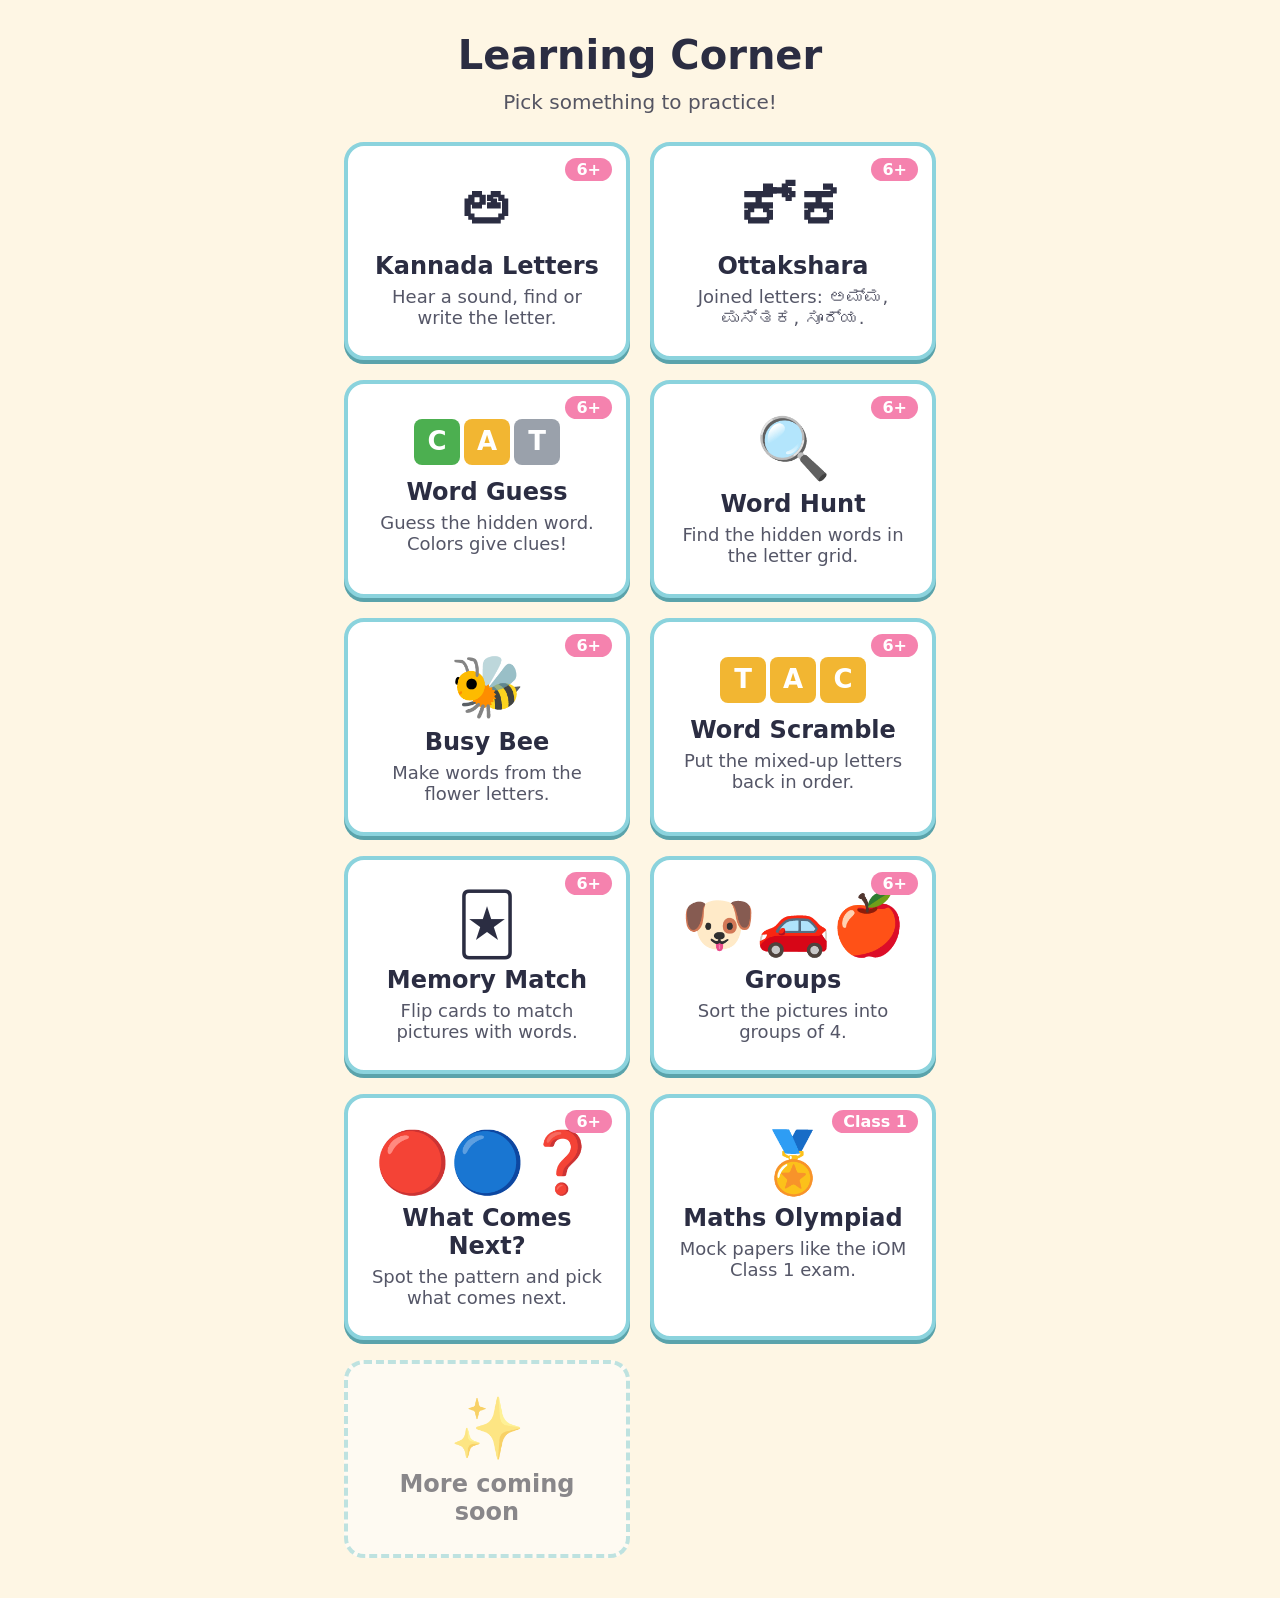
<file: index.html>
<!doctype html>
<html lang="en">
<head>
  <meta charset="UTF-8" />
  <meta name="viewport" content="width=device-width, initial-scale=1.0" />
  <title>Learning Corner</title>
  <link rel="stylesheet" href="shared/theme.css" />
  <link rel="stylesheet" href="home.css" />
</head>
<body>
  <main class="hub">
    <h1>Learning Corner</h1>
    <p class="hub-sub">Pick something to practice!</p>

    <!-- One <a class="section-card"> per section; each lives in its own folder. -->
    <nav class="section-grid">
      <a class="section-card" href="kannada/">
        <span class="age-badge">6+</span>
        <span class="section-icon">ಅ</span>
        <span class="section-title">Kannada Letters</span>
        <span class="section-desc">Hear a sound, find or write the letter.</span>
      </a>

      <a class="section-card" href="ottakshara/">
        <span class="age-badge">6+</span>
        <span class="section-icon">ಕ್ಕ</span>
        <span class="section-title">Ottakshara</span>
        <span class="section-desc">Joined letters: ಅಮ್ಮ, ಪುಸ್ತಕ, ಸೂರ್ಯ.</span>
      </a>

      <a class="section-card" href="word-guess/">
        <span class="age-badge">6+</span>
        <span class="section-icon mini-tiles"><span class="g">C</span><span class="y">A</span><span class="x">T</span></span>
        <span class="section-title">Word Guess</span>
        <span class="section-desc">Guess the hidden word. Colors give clues!</span>
      </a>

      <a class="section-card" href="word-hunt/">
        <span class="age-badge">6+</span>
        <span class="section-icon">🔍</span>
        <span class="section-title">Word Hunt</span>
        <span class="section-desc">Find the hidden words in the letter grid.</span>
      </a>

      <a class="section-card" href="busy-bee/">
        <span class="age-badge">6+</span>
        <span class="section-icon">🐝</span>
        <span class="section-title">Busy Bee</span>
        <span class="section-desc">Make words from the flower letters.</span>
      </a>

      <a class="section-card" href="scramble/">
        <span class="age-badge">6+</span>
        <span class="section-icon mini-tiles"><span class="y">T</span><span class="y">A</span><span class="y">C</span></span>
        <span class="section-title">Word Scramble</span>
        <span class="section-desc">Put the mixed-up letters back in order.</span>
      </a>

      <a class="section-card" href="memory-match/">
        <span class="age-badge">6+</span>
        <span class="section-icon">🃏</span>
        <span class="section-title">Memory Match</span>
        <span class="section-desc">Flip cards to match pictures with words.</span>
      </a>

      <a class="section-card" href="groups/">
        <span class="age-badge">6+</span>
        <span class="section-icon">🐶🚗🍎</span>
        <span class="section-title">Groups</span>
        <span class="section-desc">Sort the pictures into groups of 4.</span>
      </a>

      <a class="section-card" href="what-next/">
        <span class="age-badge">6+</span>
        <span class="section-icon">🔴🔵❓</span>
        <span class="section-title">What Comes Next?</span>
        <span class="section-desc">Spot the pattern and pick what comes next.</span>
      </a>

      <a class="section-card" href="olympiad/">
        <span class="age-badge">Class 1</span>
        <span class="section-icon">🏅</span>
        <span class="section-title">Maths Olympiad</span>
        <span class="section-desc">Mock papers like the iOM Class 1 exam.</span>
      </a>

      <div class="section-card placeholder" aria-hidden="true">
        <span class="section-icon">✨</span>
        <span class="section-title">More coming soon</span>
      </div>
    </nav>
  </main>
</body>
</html>
</file>
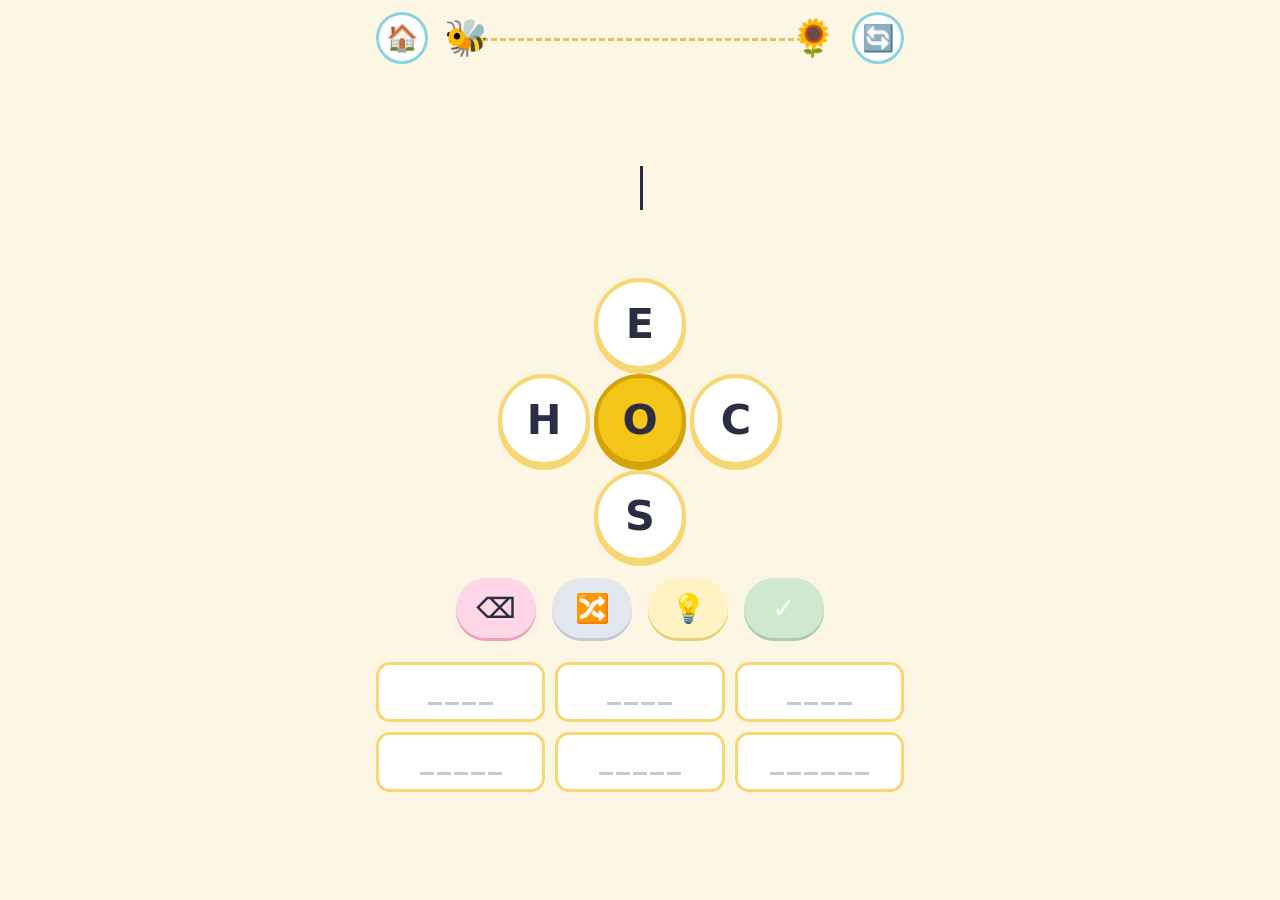
<file: busy-bee/index.html>
<!doctype html>
<html lang="en">
<head>
  <meta charset="UTF-8" />
  <meta name="viewport" content="width=device-width, initial-scale=1.0" />
  <title>Busy Bee</title>
  <link rel="stylesheet" href="../shared/theme.css" />
  <link rel="stylesheet" href="style.css" />
</head>
<body>
  <div class="bb">
    <header class="bb-header">
      <a class="icon-btn" href="../" aria-label="Back to all games">🏠</a>
      <div class="track" aria-hidden="true">
        <span class="track-line"></span>
        <span id="track-bee" class="track-bee">🐝</span>
        <span class="track-flower">🌻</span>
      </div>
      <button id="skip-btn" class="icon-btn" aria-label="New puzzle">🔄</button>
    </header>

    <main class="bb-main">
      <div id="word" class="word" aria-live="polite"></div>
      <div id="message" class="message"></div>

      <div id="flower" class="flower"></div>

      <div class="actions">
        <button id="back-btn" class="action action-back" aria-label="Delete letter">⌫</button>
        <button id="shuffle-btn" class="action action-shuffle" aria-label="Mix up letters">🔀</button>
        <button id="hint-btn" class="action action-hint" aria-label="Show a hint">💡</button>
        <button id="enter-btn" class="action action-enter" aria-label="Check word">✓</button>
      </div>

      <div id="clues" class="clues"></div>
      <p id="bonus" class="bonus hidden"></p>
      <button id="new-btn" class="new-btn hidden">New puzzle ▶</button>
    </main>
  </div>

  <div id="confetti" class="confetti" aria-hidden="true"></div>

  <script src="../shared/words.js"></script>
  <script src="dictionary.js"></script>
  <script src="bonus.js"></script>
  <script src="../shared/confetti.js"></script>
  <script src="app.js"></script>
</body>
</html>
</file>
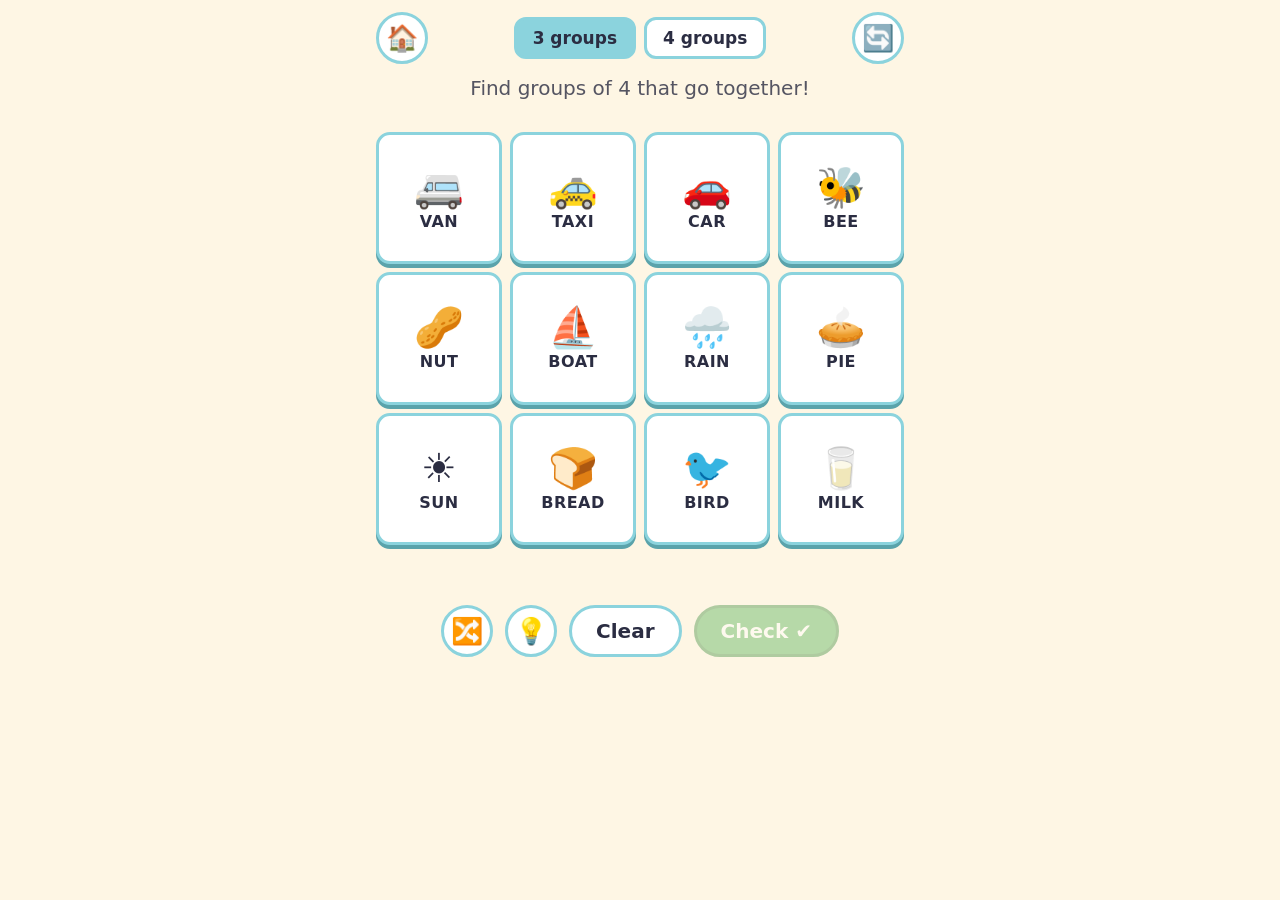
<file: groups/index.html>
<!doctype html>
<html lang="en">
<head>
  <meta charset="UTF-8" />
  <meta name="viewport" content="width=device-width, initial-scale=1.0" />
  <title>Groups</title>
  <link rel="stylesheet" href="../shared/theme.css" />
  <link rel="stylesheet" href="style.css" />
</head>
<body>
  <div class="gr">
    <header class="gr-header">
      <a class="icon-btn" href="../" aria-label="Back to all games">🏠</a>
      <div class="count-picker" role="group" aria-label="How many groups">
        <button class="count-chip" data-groups="3">3 groups</button>
        <button class="count-chip" data-groups="4">4 groups</button>
      </div>
      <button id="skip-btn" class="icon-btn" aria-label="New game">🔄</button>
    </header>

    <main class="gr-main">
      <p class="gr-sub">Find groups of 4 that go together!</p>
      <div id="solved" class="solved"></div>
      <div id="board" class="board"></div>
      <p id="message" class="message" aria-live="polite"></p>

      <div id="controls" class="controls">
        <button id="shuffle-btn" class="icon-btn" aria-label="Shuffle tiles">🔀</button>
        <button id="hint-btn" class="icon-btn" aria-label="Get a hint">💡</button>
        <button id="clear-btn" class="ctrl-btn">Clear</button>
        <button id="check-btn" class="ctrl-btn check" disabled>Check ✔</button>
      </div>

      <button id="new-btn" class="new-btn hidden">New game ▶</button>
    </main>
  </div>

  <div id="confetti" class="confetti" aria-hidden="true"></div>

  <script src="../shared/words.js"></script>
  <script src="../shared/confetti.js"></script>
  <script src="app.js"></script>
</body>
</html>
</file>
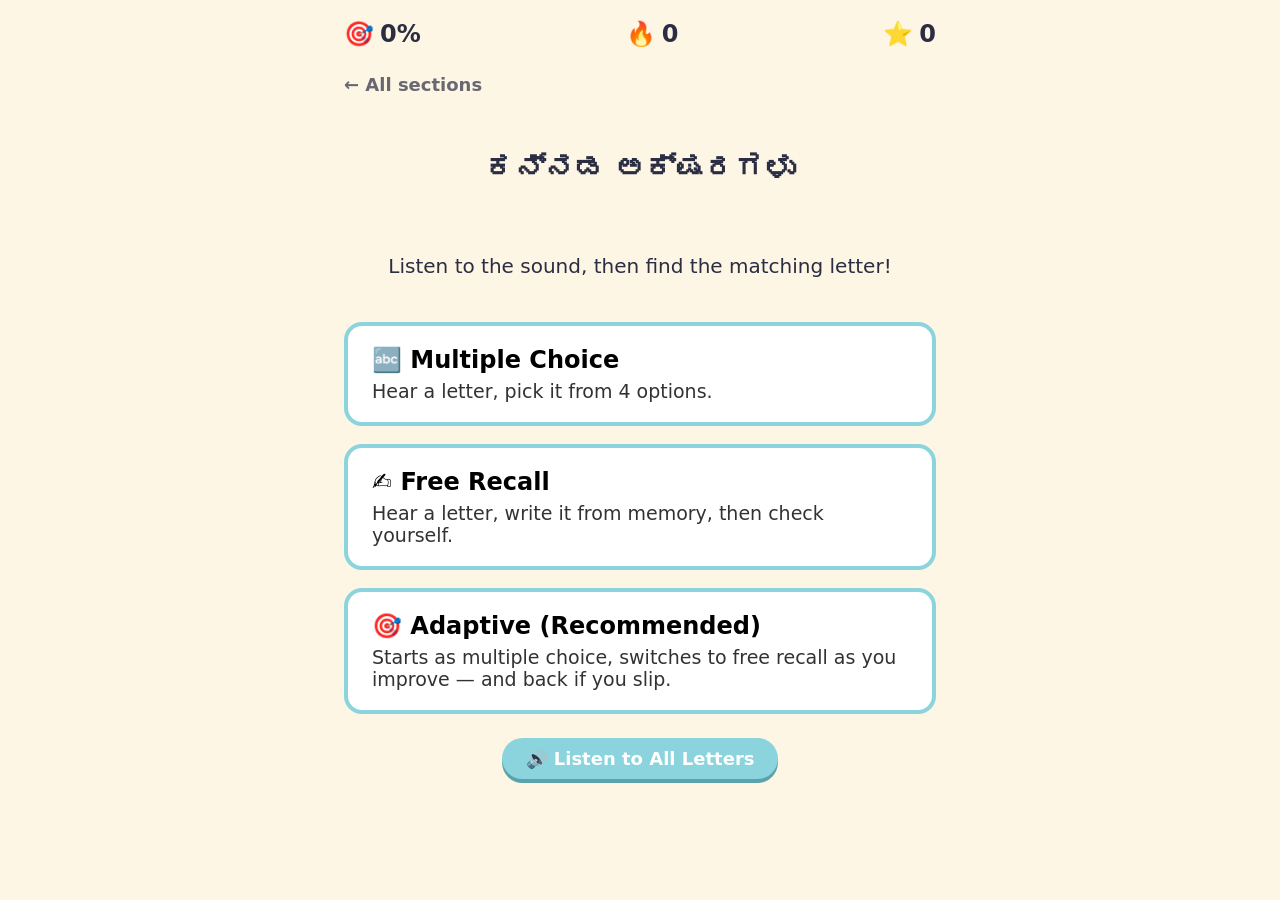
<file: kannada/index.html>
<!doctype html>
<html lang="en">
<head>
  <meta charset="UTF-8" />
  <meta name="viewport" content="width=device-width, initial-scale=1.0" />
  <title>Kannada Letters</title>
  <link rel="stylesheet" href="../shared/theme.css" />
  <link rel="stylesheet" href="style.css" />
</head>
<body>
  <header>
    <div id="mastered-display">🎯 <span id="accuracy-count">0%</span></div>
    <div id="streak-display">🔥 <span id="streak-count">0</span></div>
    <div id="stars-display">⭐ <span id="stars-count">0</span></div>
  </header>

  <main>
    <section id="home-screen" class="screen">
      <a class="back-link" href="../">← All sections</a>
      <h1>ಕನ್ನಡ ಅಕ್ಷರಗಳು</h1>
      <p>Listen to the sound, then find the matching letter!</p>
      <div class="mode-list">
        <button class="mode-card" data-mode="mc">
          <span class="mode-title">🔤 Multiple Choice</span>
          <span class="mode-desc">Hear a letter, pick it from 4 options.</span>
        </button>
        <button class="mode-card" data-mode="recall">
          <span class="mode-title">✍️ Free Recall</span>
          <span class="mode-desc">Hear a letter, write it from memory, then check yourself.</span>
        </button>
        <button class="mode-card" data-mode="adaptive">
          <span class="mode-title">🎯 Adaptive (Recommended)</span>
          <span class="mode-desc">Starts as multiple choice, switches to free recall as you improve — and back if you slip.</span>
        </button>
      </div>
      <button id="browse-btn" class="big-button secondary browse-link">🔊 Listen to All Letters</button>
    </section>

    <section id="browse-screen" class="screen hidden">
      <h2>All 49 Letters</h2>
      <p class="mode-desc">Tap 🔊 next to any letter to hear how it sounds.</p>
      <div id="browse-list" class="browse-list"></div>
      <button id="browse-back-btn" class="big-button">Back</button>
    </section>

    <section id="practice-screen" class="screen hidden">
      <span class="phase-tag" id="phase-tag">Multiple choice</span>

      <div id="mc-screen" class="screen hidden">
        <button id="replay-btn" class="speaker-button" aria-label="Play sound">🔊</button>
        <div id="choices"></div>
      </div>

      <div id="recall-screen" class="screen hidden">
        <button id="replay-btn-recall" class="speaker-button" aria-label="Play sound">🔊</button>
        <div id="canvas-wrap">
          <canvas id="draw-canvas" width="280" height="280"></canvas>
        </div>
        <div class="row">
          <button id="clear-btn" class="big-button secondary">Clear</button>
          <button id="show-answer-btn" class="big-button">Show Answer</button>
        </div>
        <div id="reveal-area" class="hidden">
          <div class="reveal-glyph" id="reveal-glyph"></div>
        </div>
        <div id="self-report" class="row hidden">
          <button id="self-yes" class="big-button">✅ I got it right</button>
          <button id="self-no" class="big-button secondary">❌ I got it wrong</button>
        </div>
      </div>

      <div id="feedback"></div>
      <button id="home-btn" class="big-button secondary">Home</button>
    </section>
  </main>

  <script src="data.js"></script>
  <script src="app.js"></script>
</body>
</html>
</file>
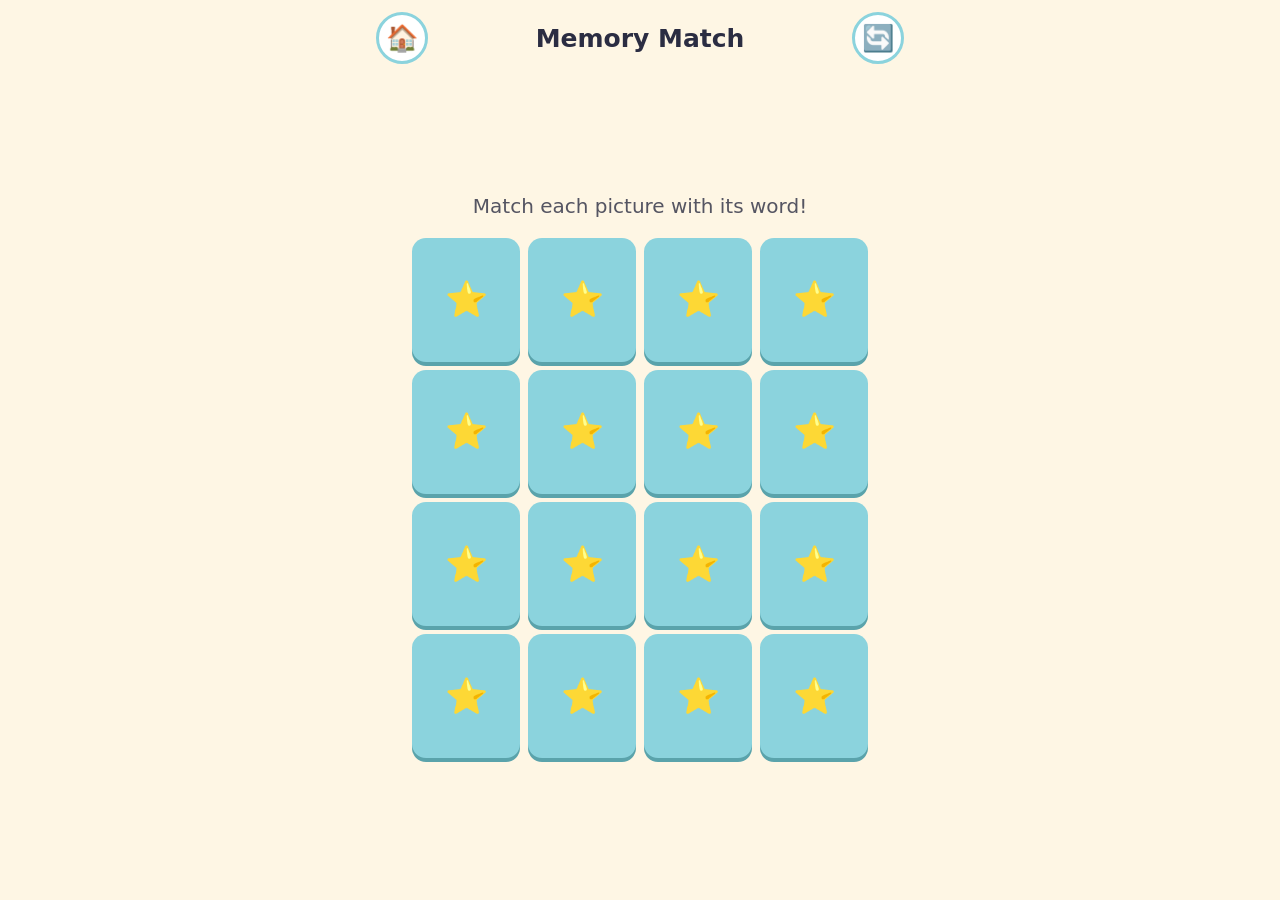
<file: memory-match/index.html>
<!doctype html>
<html lang="en">
<head>
  <meta charset="UTF-8" />
  <meta name="viewport" content="width=device-width, initial-scale=1.0" />
  <title>Memory Match</title>
  <link rel="stylesheet" href="../shared/theme.css" />
  <link rel="stylesheet" href="style.css" />
</head>
<body>
  <div class="mm">
    <header class="mm-header">
      <a class="icon-btn" href="../" aria-label="Back to all games">🏠</a>
      <h1 class="mm-title">Memory Match</h1>
      <button id="skip-btn" class="icon-btn" aria-label="New game">🔄</button>
    </header>

    <main class="mm-main">
      <p class="mm-sub">Match each picture with its word!</p>
      <div id="board" class="board"></div>
      <button id="new-btn" class="new-btn hidden">New game ▶</button>
    </main>
  </div>

  <div id="confetti" class="confetti" aria-hidden="true"></div>

  <script src="../shared/words.js"></script>
  <script src="../shared/confetti.js"></script>
  <script src="app.js"></script>
</body>
</html>
</file>
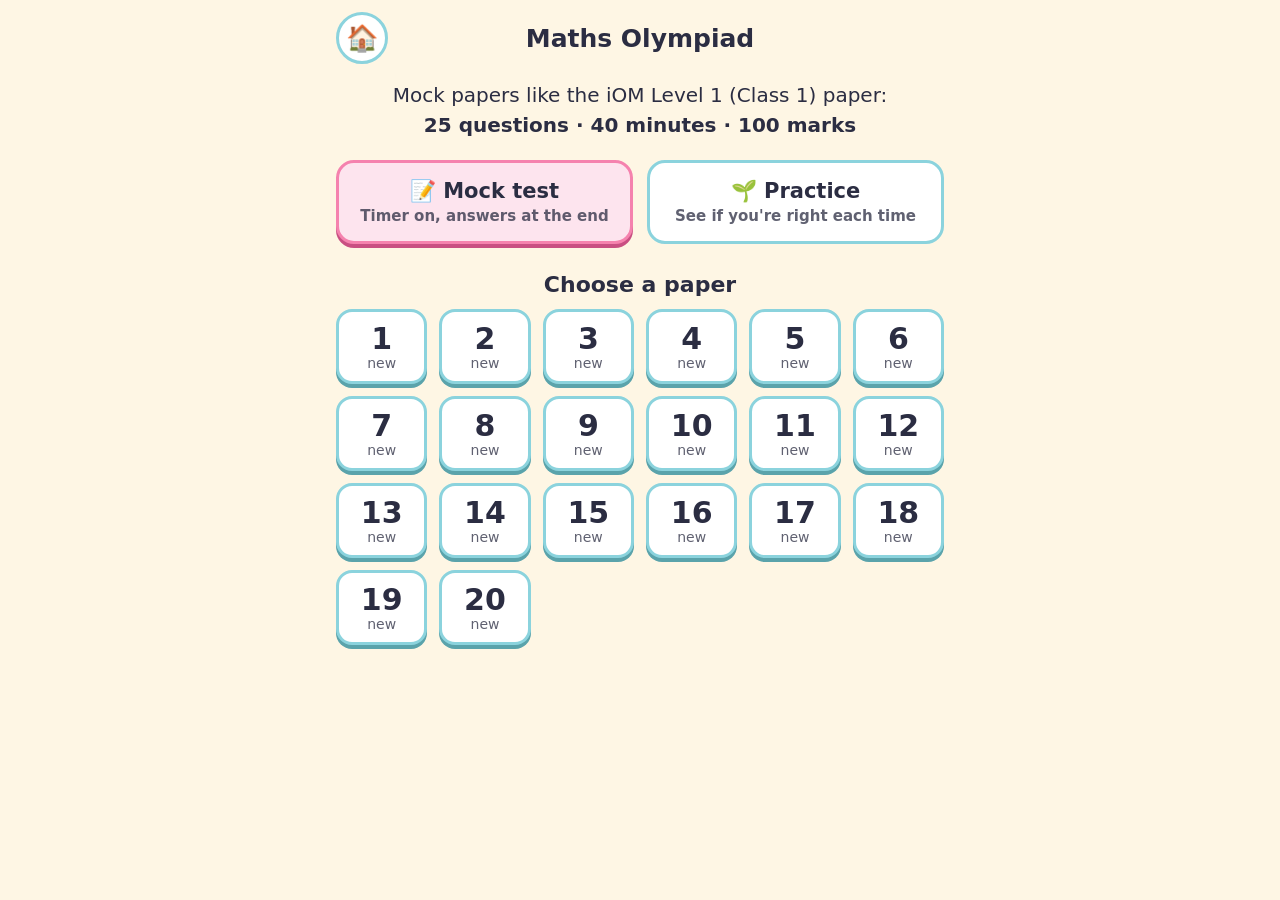
<file: olympiad/index.html>
<!doctype html>
<html lang="en">
<head>
  <meta charset="UTF-8" />
  <meta name="viewport" content="width=device-width, initial-scale=1.0" />
  <title>Olympiad Practice</title>
  <link rel="stylesheet" href="../shared/theme.css" />
  <link rel="stylesheet" href="style.css" />
</head>
<body>
  <div class="ol">
    <!-- Pick a paper -->
    <section id="home-screen">
      <header class="ol-header">
        <a class="icon-btn" href="../" aria-label="Back to all sections">🏠</a>
        <h1 class="ol-title">Maths Olympiad</h1>
        <span class="icon-btn spacer" aria-hidden="true"></span>
      </header>
      <p class="exam-info">Mock papers like the iOM Level 1 (Class 1) paper:<br /><b>25 questions · 40 minutes · 100 marks</b></p>

      <div class="mode-pick" role="radiogroup" aria-label="Mode">
        <button class="mode-btn" data-mode="mock" role="radio">📝 Mock test<small>Timer on, answers at the end</small></button>
        <button class="mode-btn" data-mode="practice" role="radio">🌱 Practice<small>See if you're right each time</small></button>
      </div>

      <h2 class="papers-title">Choose a paper</h2>
      <div id="papers" class="papers"></div>
    </section>

    <!-- Taking a paper -->
    <section id="test-screen" class="hidden">
      <header class="ol-header">
        <button id="quit-btn" class="icon-btn" aria-label="Stop this paper">✖</button>
        <div class="test-status">
          <span id="q-count"></span>
          <span id="timer" class="timer"></span>
        </div>
        <button id="speak-btn" class="icon-btn" aria-label="Read the question aloud">🔊</button>
      </header>

      <div id="palette" class="palette" aria-label="Questions"></div>

      <main class="question">
        <div id="q-section" class="q-section"></div>
        <p id="q-prompt" class="q-prompt"></p>
        <div id="q-figure" class="q-figure"></div>
        <div id="q-options" class="q-options"></div>
        <p id="q-feedback" class="q-feedback"></p>
      </main>

      <nav class="q-nav">
        <button id="prev-btn" class="nav-btn">◀ Back</button>
        <button id="next-btn" class="nav-btn primary">Next ▶</button>
      </nav>
    </section>

    <!-- Score and review -->
    <section id="result-screen" class="hidden">
      <header class="ol-header">
        <button id="home-btn" class="icon-btn" aria-label="Back to papers">◀</button>
        <h1 id="result-title" class="ol-title"></h1>
        <span class="icon-btn spacer" aria-hidden="true"></span>
      </header>
      <div class="score-card">
        <div id="score-big" class="score-big"></div>
        <div id="score-note" class="score-note"></div>
      </div>
      <table id="section-table" class="section-table"></table>
      <div class="result-actions">
        <button id="retake-btn" class="nav-btn">🔁 Try again</button>
        <button id="next-paper-btn" class="nav-btn primary">Next paper ▶</button>
      </div>
      <h2 class="review-title">Check your answers</h2>
      <div id="review" class="review"></div>
    </section>
  </div>

  <div id="confetti" class="confetti" aria-hidden="true"></div>

  <script src="../shared/confetti.js"></script>
  <script src="questions.js"></script>
  <script src="app.js"></script>
</body>
</html>
</file>
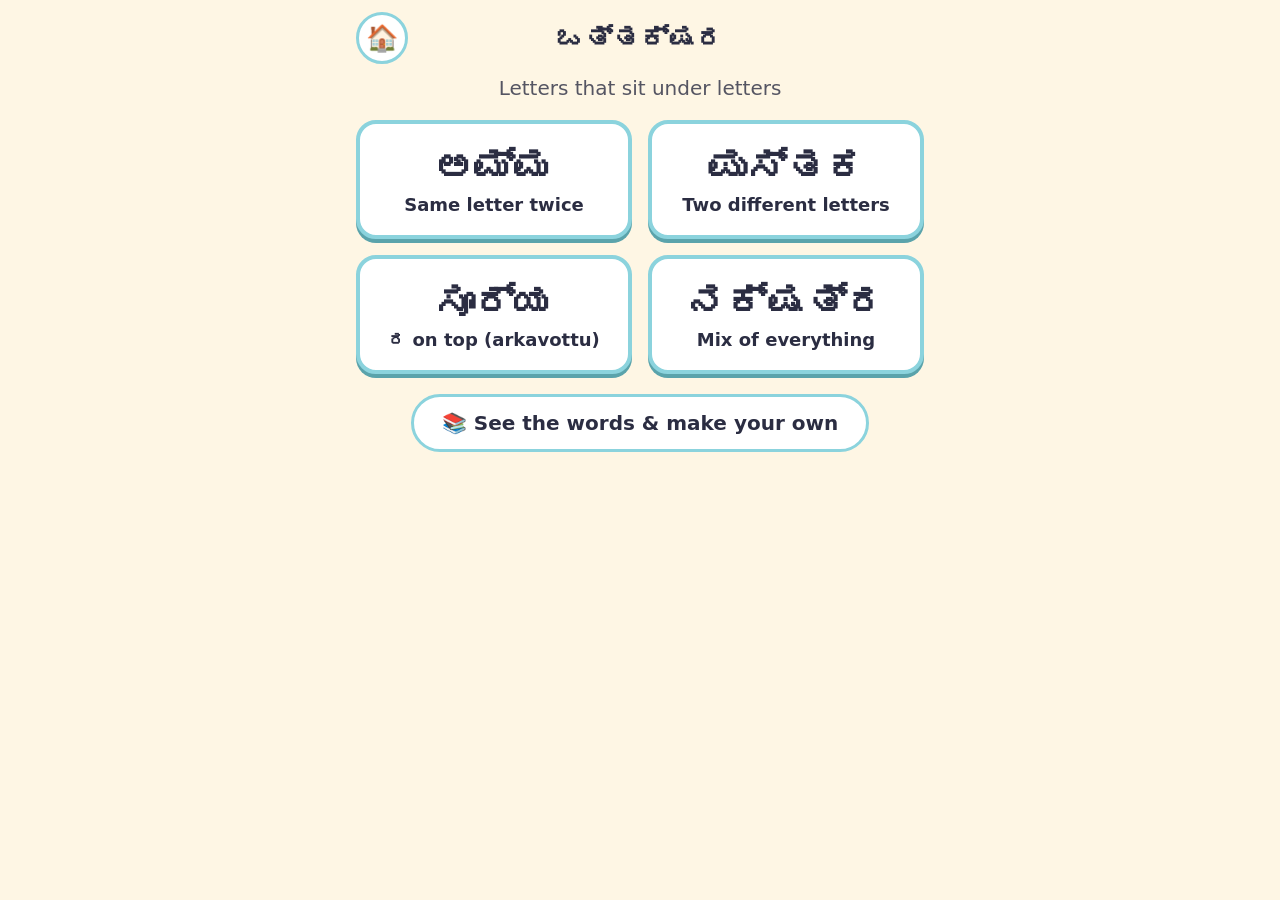
<file: ottakshara/index.html>
<!doctype html>
<html lang="en">
<head>
  <meta charset="UTF-8" />
  <meta name="viewport" content="width=device-width, initial-scale=1.0" />
  <title>Ottakshara</title>
  <link rel="stylesheet" href="../shared/theme.css" />
  <link rel="stylesheet" href="style.css" />
</head>
<body>
  <div class="ot">
    <header class="ot-header">
      <a class="icon-btn" href="../" aria-label="Back to all games">🏠</a>
      <h1 class="ot-title">ಒತ್ತಕ್ಷರ</h1>
      <button id="menu-btn" class="icon-btn" aria-label="Back to levels">↩️</button>
    </header>

    <main class="ot-main">
      <!-- Pick a level -->
      <section id="menu-screen" class="screen">
        <p class="ot-sub">Letters that sit under letters</p>
        <div id="levels" class="levels"></div>
        <button id="learn-btn" class="learn-btn">📚 See the words &amp; make your own</button>
      </section>

      <!-- Word cards + build-your-own -->
      <section id="learn-screen" class="screen hidden">
        <div class="builder">
          <select id="first" class="pick" aria-label="Top letter"></select>
          <span class="op">+</span>
          <select id="second" class="pick" aria-label="Letter underneath"></select>
          <span class="op">=</span>
          <button id="built" class="built" aria-label="Hear it"></button>
        </div>
        <div id="kagunita" class="kagunita"></div>
        <div id="tabs" class="tabs"></div>
        <div id="word-list" class="word-list"></div>
      </section>

      <!-- A round of questions -->
      <section id="quiz-screen" class="screen hidden">
        <div id="pips" class="pips"></div>
        <p id="prompt" class="prompt"></p>
        <div id="card" class="q-card"></div>
        <div id="message" class="message"></div>
        <div id="choices" class="choices"></div>
      </section>

      <section id="done-screen" class="screen hidden">
        <div id="stars" class="stars"></div>
        <p id="score" class="score"></p>
        <button id="again-btn" class="new-btn">Play again ▶</button>
        <button id="levels-btn" class="learn-btn">Pick another level</button>
      </section>
    </main>
  </div>

  <div id="confetti" class="confetti" aria-hidden="true"></div>

  <script src="data.js"></script>
  <script src="../shared/confetti.js"></script>
  <script src="app.js"></script>
</body>
</html>
</file>
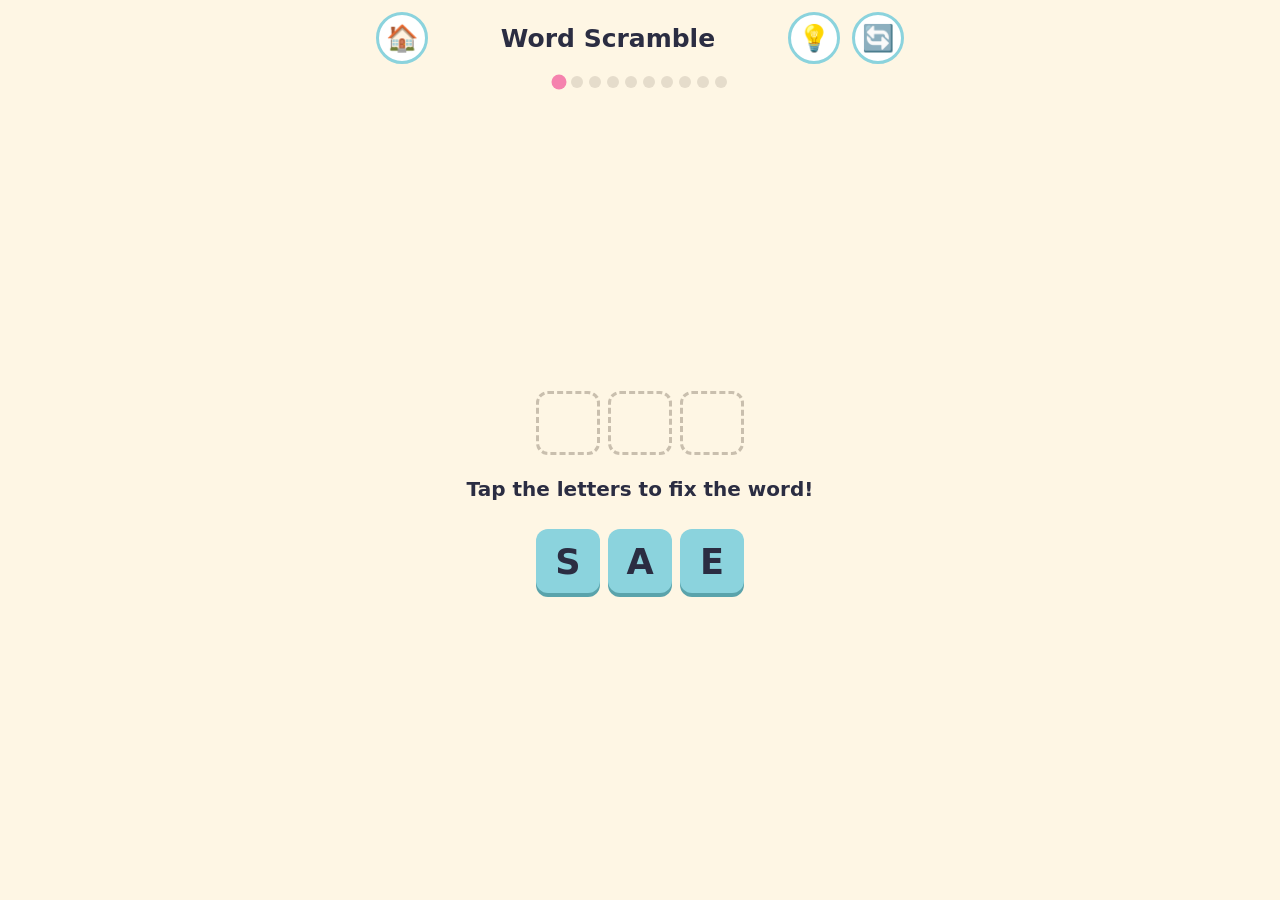
<file: scramble/index.html>
<!doctype html>
<html lang="en">
<head>
  <meta charset="UTF-8" />
  <meta name="viewport" content="width=device-width, initial-scale=1.0" />
  <title>Word Scramble</title>
  <link rel="stylesheet" href="../shared/theme.css" />
  <link rel="stylesheet" href="style.css" />
</head>
<body>
  <div class="sc">
    <header class="sc-header">
      <a class="icon-btn" href="../" aria-label="Back to all games">🏠</a>
      <h1 class="sc-title">Word Scramble</h1>
      <button id="hint-btn" class="icon-btn" aria-label="Hint">💡</button>
      <button id="restart-btn" class="icon-btn" aria-label="New round">🔄</button>
    </header>

    <main class="sc-main">
      <div id="dots" class="dots" aria-hidden="true"></div>

      <section id="play" class="play">
        <div id="picture" class="picture"></div>
        <div id="slots" class="slots"></div>
        <p id="msg" class="msg" aria-live="polite">Tap the letters to fix the word!</p>
        <div id="tiles" class="tiles"></div>
      </section>

      <section id="done" class="done hidden">
        <div class="done-star">🌟</div>
        <p class="done-text">You unscrambled them all!</p>
        <button id="new-btn" class="new-btn">Play again ▶</button>
      </section>
    </main>
  </div>

  <div id="confetti" class="confetti" aria-hidden="true"></div>

  <script src="../shared/words.js"></script>
  <script src="../busy-bee/dictionary.js"></script>
  <script src="../shared/confetti.js"></script>
  <script src="app.js"></script>
</body>
</html>
</file>
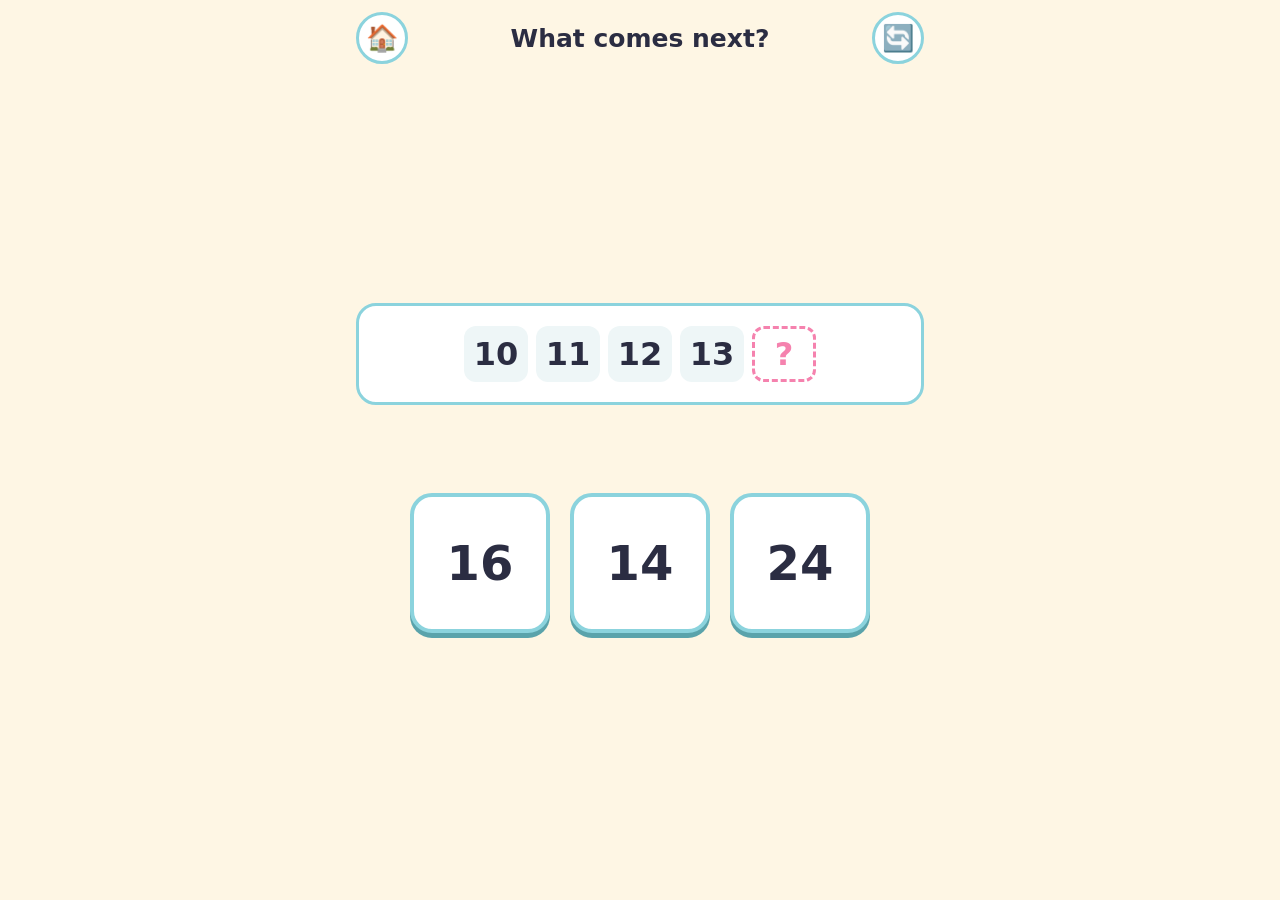
<file: what-next/index.html>
<!doctype html>
<html lang="en">
<head>
  <meta charset="UTF-8" />
  <meta name="viewport" content="width=device-width, initial-scale=1.0" />
  <title>What Comes Next</title>
  <link rel="stylesheet" href="../shared/theme.css" />
  <link rel="stylesheet" href="style.css" />
</head>
<body>
  <div class="wn">
    <header class="wn-header">
      <a class="icon-btn" href="../" aria-label="Back to all games">🏠</a>
      <h1 class="wn-title">What comes next?</h1>
      <button id="skip-btn" class="icon-btn" aria-label="Skip to a new pattern">🔄</button>
    </header>

    <main class="wn-main">
      <div id="sequence" class="sequence" aria-live="polite"></div>
      <div id="message" class="message"></div>
      <div id="choices" class="choices"></div>
    </main>
  </div>

  <div id="confetti" class="confetti" aria-hidden="true"></div>

  <script src="../shared/confetti.js"></script>
  <script src="app.js"></script>
</body>
</html>
</file>
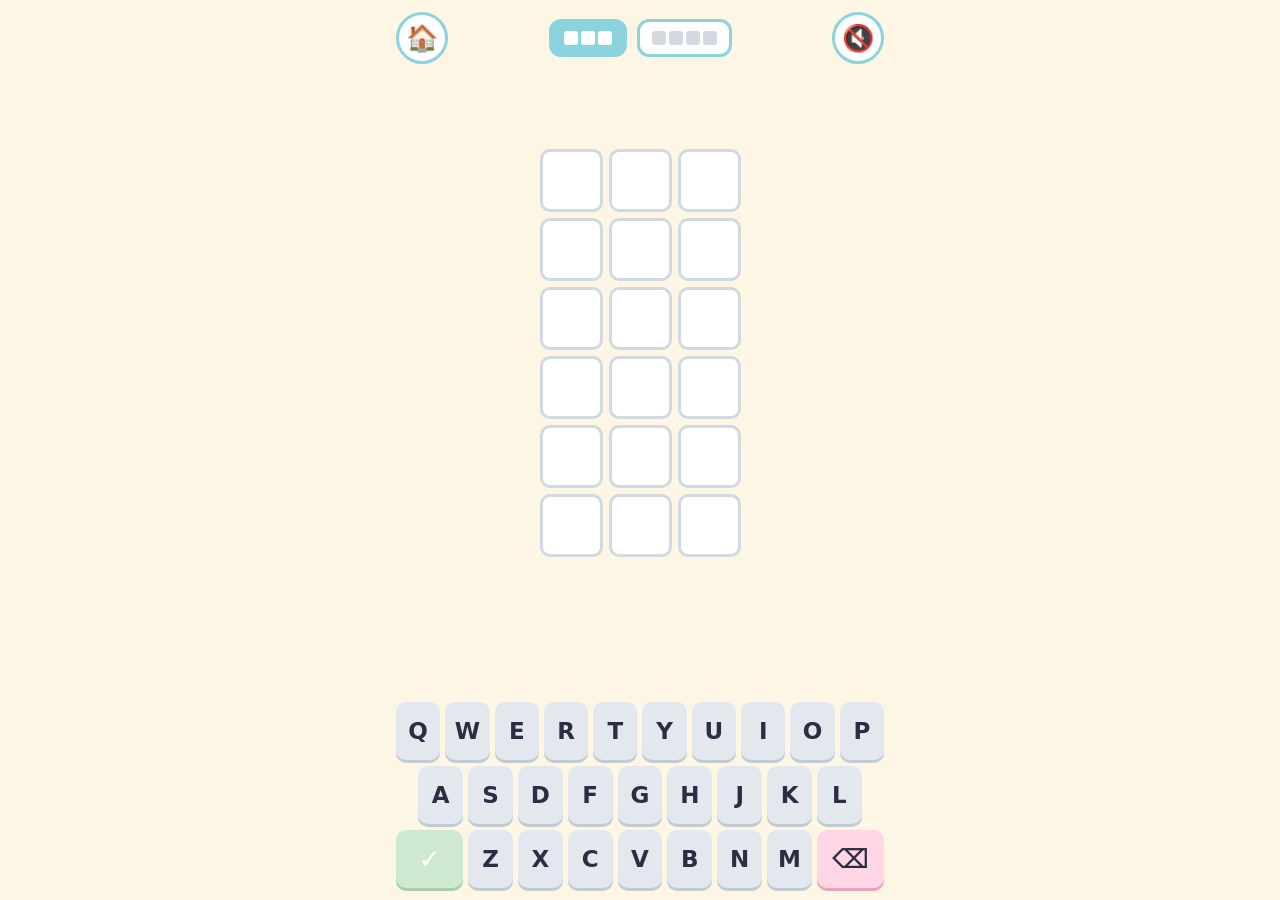
<file: word-guess/index.html>
<!doctype html>
<html lang="en">
<head>
  <meta charset="UTF-8" />
  <meta name="viewport" content="width=device-width, initial-scale=1.0" />
  <title>Word Guess</title>
  <link rel="stylesheet" href="../shared/theme.css" />
  <link rel="stylesheet" href="style.css" />
</head>
<body>
  <div class="wg">
    <header class="wg-header">
      <a class="icon-btn" href="../" aria-label="Back to all games">🏠</a>
      <div class="length-picker" role="group" aria-label="Word length">
        <button class="len-chip" data-len="3" aria-label="3 letter words">
          <span class="mini"></span><span class="mini"></span><span class="mini"></span>
        </button>
        <button class="len-chip" data-len="4" aria-label="4 letter words">
          <span class="mini"></span><span class="mini"></span><span class="mini"></span><span class="mini"></span>
        </button>
      </div>
      <button id="mute-btn" class="icon-btn" aria-label="Turn sound on">🔇</button>
    </header>

    <main class="wg-main">
      <div id="board" class="board"></div>

      <div class="hint-area">
        <button id="hint-btn" class="hint-btn hidden" aria-label="Show a picture hint">💡</button>
        <button id="hint-picture" class="hint-picture hidden" aria-label="Hear the word"></button>
      </div>

      <div id="keyboard" class="keyboard"></div>

      <div id="result" class="result hidden">
        <button id="result-emoji" class="result-emoji" aria-label="Hear the word"></button>
        <div id="result-word" class="result-word"></div>
        <div id="result-text" class="result-text"></div>
        <button id="new-btn" class="new-btn">New word ▶</button>
      </div>
    </main>
  </div>

  <div id="confetti" class="confetti" aria-hidden="true"></div>

  <script src="../shared/words.js"></script>
  <script src="../shared/confetti.js"></script>
  <script src="app.js"></script>
</body>
</html>
</file>
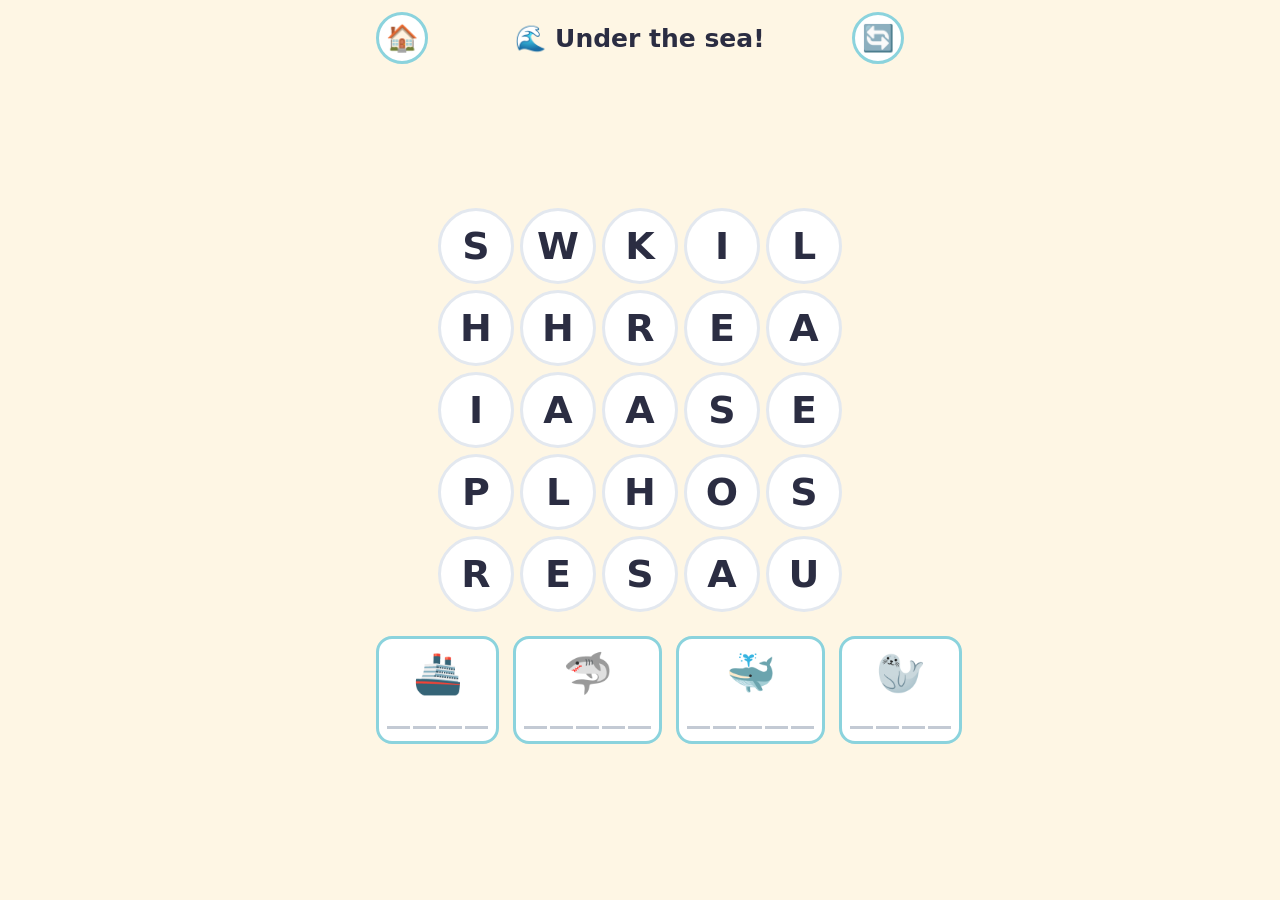
<file: word-hunt/index.html>
<!doctype html>
<html lang="en">
<head>
  <meta charset="UTF-8" />
  <meta name="viewport" content="width=device-width, initial-scale=1.0" />
  <title>Word Hunt</title>
  <link rel="stylesheet" href="../shared/theme.css" />
  <link rel="stylesheet" href="style.css" />
</head>
<body>
  <div class="wh">
    <header class="wh-header">
      <a class="icon-btn" href="../" aria-label="Back to all games">🏠</a>
      <h1 id="theme-title" class="theme-title"></h1>
      <button id="skip-btn" class="icon-btn" aria-label="New puzzle">🔄</button>
    </header>

    <main class="wh-main">
      <div id="grid" class="grid"></div>
      <div id="clues" class="clues"></div>
      <button id="new-btn" class="new-btn hidden">New puzzle ▶</button>
    </main>
  </div>

  <div id="confetti" class="confetti" aria-hidden="true"></div>

  <script src="../shared/words.js"></script>
  <script src="../shared/confetti.js"></script>
  <script src="app.js"></script>
</body>
</html>
</file>
<file: shared/theme.css>
/* Shared look for the hub page and every section. Section stylesheets
   load this first and only add what's specific to them. */
:root {
  --bg: #fef6e4;
  --ink: #2b2d42;
  --accent: #f582ae;
  --accent2: #8bd3dd;
  --good: #4caf50;
  --bad: #ef4444;
  --card: #ffffff;
  font-size: 20px;
}

* { box-sizing: border-box; }

body {
  margin: 0;
  min-height: 100vh;
  background: var(--bg);
  color: var(--ink);
  font-family: 'Baloo 2', 'Comic Sans MS', system-ui, sans-serif;
  display: flex;
  flex-direction: column;
  align-items: center;
}

.hidden { display: none !important; }

.back-link {
  align-self: flex-start;
  font-size: 0.9rem;
  font-weight: 700;
  color: var(--ink);
  opacity: 0.7;
  text-decoration: none;
  padding: 0.3rem 0;
}
.back-link:active { opacity: 1; }

/* ---- Pieces shared by the games ---- */
button { font-family: inherit; touch-action: manipulation; }

.icon-btn {
  width: 2.6rem;
  height: 2.6rem;
  display: grid;
  place-items: center;
  font-size: 1.3rem;
  border-radius: 50%;
  border: 3px solid var(--accent2);
  background: var(--card);
  text-decoration: none;
  cursor: pointer;
  padding: 0;
}
.icon-btn:active { transform: scale(0.92); }

.new-btn {
  font-size: 1.4rem;
  font-weight: 700;
  padding: 0.8rem 2.2rem;
  border-radius: 999px;
  border: none;
  background: var(--accent);
  color: white;
  cursor: pointer;
  box-shadow: 0 4px 0 #c94f82;
}
.new-btn:active { transform: translateY(3px); box-shadow: 0 1px 0 #c94f82; }

/* Emoji confetti, driven by shared/confetti.js */
.confetti { position: fixed; inset: 0; pointer-events: none; overflow: hidden; }
.confetti span {
  position: absolute;
  top: -2rem;
  font-size: 1.6rem;
  animation: fall linear forwards;
}

@keyframes pop { 50% { transform: scale(1.12); } }
@keyframes fall { to { transform: translateY(110vh) rotate(360deg); } }

@media (prefers-reduced-motion: reduce) {
  .confetti { display: none; }
}

@media (max-width: 480px) {
  :root { font-size: 17px; }
}
</file>
<file: home.css>
.hub {
  width: 100%;
  max-width: 640px;
  padding: 1.6rem 1.2rem 2rem;
  display: flex;
  flex-direction: column;
  align-items: center;
  gap: 0.6rem;
}

.hub h1 { margin: 0; text-align: center; }
.hub-sub { margin: 0 0 0.8rem; opacity: 0.8; text-align: center; }

/* One column on phones, two side by side on wider screens. */
.section-grid {
  width: 100%;
  display: grid;
  grid-template-columns: repeat(auto-fill, minmax(240px, 1fr));
  gap: 1rem;
}

.section-card {
  display: flex;
  flex-direction: column;
  align-items: center;
  text-align: center;
  gap: 0.3rem;
  padding: 1.4rem 1rem;
  border-radius: 20px;
  border: 4px solid var(--accent2);
  background: var(--card);
  color: var(--ink);
  text-decoration: none;
  box-shadow: 0 4px 0 #5aa3ab;
  transition: transform 0.05s ease;
}
a.section-card:active { transform: translateY(3px); box-shadow: 0 1px 0 #5aa3ab; }

.section-icon { font-size: 3rem; font-weight: 700; line-height: 1.2; }
.section-title { font-size: 1.2rem; font-weight: 700; }
.section-desc { font-size: 0.9rem; opacity: 0.8; }

.section-card.placeholder {
  border-style: dashed;
  box-shadow: none;
  opacity: 0.55;
  justify-content: center;
}

.section-card { position: relative; }
.age-badge {
  position: absolute;
  top: 0.6rem;
  right: 0.7rem;
  font-size: 0.8rem;
  font-weight: 800;
  padding: 0.1rem 0.55rem;
  border-radius: 999px;
  background: var(--accent);
  color: white;
}

.mini-tiles { display: flex; gap: 4px; padding: 0.35rem 0; }
.mini-tiles span {
  width: 2.3rem;
  height: 2.3rem;
  display: grid;
  place-items: center;
  font-size: 1.3rem;
  border-radius: 8px;
  color: white;
}
.mini-tiles .g { background: var(--good); }
.mini-tiles .y { background: #f2b632; }
.mini-tiles .x { background: #9aa1ab; }
</file>
<file: busy-bee/style.css>
:root {
  --honey: #f5c518;
  --honey-dark: #d4a20a;
  --petal: #ffffff;
  --petal-edge: #f7d774;
  --found: #a7dba0;
}

.bb {
  width: 100%;
  max-width: 560px;
  min-height: 100vh;
  min-height: 100dvh;
  display: flex;
  flex-direction: column;
}

.bb-header {
  display: flex;
  align-items: center;
  gap: 0.8rem;
  padding: 0.6rem 16px;
}

/* Bee flies along the track towards the sunflower as words are found. */
.track {
  position: relative;
  flex: 1;
  height: 2.6rem;
}
.track-line {
  position: absolute;
  left: 1rem;
  right: 1.2rem;
  top: 50%;
  border-top: 3px dashed #e2c463;
}
.track-bee, .track-flower {
  position: absolute;
  top: 50%;
  transform: translateY(-50%);
  font-size: 1.8rem;
  line-height: 1;
}
.track-bee { left: 0; transition: left 0.6s ease; z-index: 1; }
.track-flower { right: 0; }

.bb-main {
  flex: 1;
  display: flex;
  flex-direction: column;
  align-items: center;
  justify-content: center;
  gap: 0.8rem;
  padding: 0 16px 1.2rem;
}

/* ---- Typed word ---- */
.word {
  min-height: 2.8rem;
  display: flex;
  align-items: center;
  font-size: 2.2rem;
  font-weight: 800;
  text-transform: uppercase;
  letter-spacing: 0.08em;
}
.word .is-center { color: var(--honey-dark); }
.word .caret {
  width: 3px;
  height: 2.2rem;
  margin-left: 3px;
  background: var(--ink);
  animation: blink 1s steps(1) infinite;
}
.word.shake { animation: shake 0.4s ease; }

.message {
  min-height: 1.5rem;
  font-size: 1.05rem;
  font-weight: 700;
  opacity: 0;
  transition: opacity 0.2s;
}
.message.show { opacity: 1; }

/* ---- Flower of letters: centre + 4 petals in a plus shape ---- */
.flower {
  --petal-size: min(21vw, 11vh, 92px);
  display: grid;
  grid-template-columns: repeat(3, var(--petal-size));
  grid-template-rows: repeat(3, var(--petal-size));
  gap: 4px;
}
@supports (height: 1dvh) {
  .flower { --petal-size: min(21vw, 11dvh, 92px); }
}
.petal {
  width: 100%;
  height: 100%;
  font-size: calc(var(--petal-size) * 0.45);
  font-weight: 800;
  text-transform: uppercase;
  color: var(--ink);
  border-radius: 50%;
  border: 4px solid var(--petal-edge);
  background: var(--petal);
  box-shadow: 0 4px 0 var(--petal-edge);
  cursor: pointer;
  padding: 0;
  animation: pop 0.25s ease;
}
.petal:active { transform: translateY(3px) scale(0.96); box-shadow: 0 1px 0 var(--petal-edge); }
.petal-0 { grid-area: 1 / 2; }
.petal-1 { grid-area: 2 / 3; }
.petal-2 { grid-area: 3 / 2; }
.petal-3 { grid-area: 2 / 1; }
.petal-center {
  grid-area: 2 / 2;
  background: var(--honey);
  border-color: var(--honey-dark);
  box-shadow: 0 4px 0 var(--honey-dark);
}
.petal-center:active { box-shadow: 0 1px 0 var(--honey-dark); }
.petal.wiggle { animation: wiggle 0.6s ease; }

/* ---- Delete / shuffle / enter ---- */
.actions { display: flex; gap: 0.8rem; }
.action {
  width: 4rem;
  height: 3rem;
  font-size: 1.4rem;
  font-weight: 800;
  border: none;
  border-radius: 999px;
  cursor: pointer;
  color: var(--ink);
}
.action:active { transform: translateY(2px); }
.action-back { background: #ffd6e5; box-shadow: 0 3px 0 #e8a3bd; }
.action-shuffle { background: #e3e8ef; box-shadow: 0 3px 0 #c3cad4; }
.action-hint { background: #fff3c4; box-shadow: 0 3px 0 #e6cf7a; }
.action-enter { background: #cfe9d0; color: white; box-shadow: 0 3px 0 #a8cfa9; }
.action-enter.ready { background: var(--good); box-shadow: 0 3px 0 #388e3c; animation: pulse 1s ease-in-out infinite; }

/* ---- Clue cards: one blank per letter ---- */
.clues {
  width: 100%;
  display: grid;
  grid-template-columns: repeat(2, 1fr);
  gap: 0.5rem;
  margin-top: 0.4rem;
}
@media (min-width: 600px) {
  .clues { grid-template-columns: repeat(3, 1fr); }
}
.clue {
  display: flex;
  align-items: center;
  justify-content: center;
  gap: 0.5rem;
  min-width: 0;
  padding: 0.7rem 0.3rem;
  border-radius: 14px;
  border: 3px solid var(--petal-edge);
  background: var(--card);
  cursor: pointer;
}
.clue:active { transform: scale(0.96); }
.slots { display: flex; gap: 3px; min-width: 0; }
/* Slots shrink a little so 8-letter words still fit a phone-width card. */
.slot {
  flex: 0 1 1rem;
  min-width: 0.7rem;
  height: 1.3rem;
  display: grid;
  place-items: center;
  font-size: 0.9rem;
  font-weight: 800;
  text-transform: uppercase;
  border-bottom: 3px solid #c3cad4;
}
.slot.hinted { color: #9aa1ab; }
.clue.found { background: var(--found); border-color: var(--found); cursor: default; animation: pop 0.3s ease; }
.clue.found .slot { border-bottom-color: transparent; }
.clue.wiggle { animation: wiggle 0.6s ease; }

/* Real words that aren't clue cards. */
.bonus {
  width: 100%;
  margin: 0.6rem 0 0;
  font-weight: 700;
  text-transform: uppercase;
  text-align: center;
  overflow-wrap: anywhere;
}

@keyframes blink { 50% { opacity: 0; } }
@keyframes shake {
  20%, 60% { transform: translateX(-8px); }
  40%, 80% { transform: translateX(8px); }
}
@keyframes wiggle {
  20% { transform: rotate(-8deg); }
  40% { transform: rotate(8deg); }
  60% { transform: rotate(-4deg); }
  80% { transform: rotate(4deg); }
}
@keyframes pulse { 50% { transform: scale(1.06); } }

@media (prefers-reduced-motion: reduce) {
  *, *::before, *::after { animation: none !important; transition: none !important; }
}
</file>
<file: groups/style.css>
.gr {
  width: 100%;
  max-width: 560px;
  min-height: 100vh;
  min-height: 100dvh;
  display: flex;
  flex-direction: column;
}

.gr-header {
  display: flex;
  align-items: center;
  justify-content: space-between;
  gap: 0.6rem;
  padding: 0.6rem 16px;
}

.count-picker { display: flex; gap: 0.4rem; }
.count-chip {
  font-size: 0.85rem;
  font-weight: 700;
  padding: 0.4rem 0.8rem;
  border-radius: 12px;
  border: 3px solid var(--accent2);
  background: var(--card);
  color: var(--ink);
  cursor: pointer;
}
.count-chip.active { background: var(--accent2); }
.count-chip:active { transform: scale(0.94); }

.gr-main {
  flex: 1;
  display: flex;
  flex-direction: column;
  align-items: center;
  gap: 0.8rem;
  padding: 0 16px 1.2rem;
}
.gr-sub { margin: 0; opacity: 0.8; text-align: center; }

/* ---- Solved groups ---- */
.solved { width: 100%; display: flex; flex-direction: column; gap: 8px; }
.solved-row {
  border-radius: 14px;
  padding: 0.5rem 0.8rem;
  text-align: center;
  animation: pop 0.3s ease;
}
.solved-label { font-weight: 800; font-size: 1.05rem; }
.solved-words { font-size: 0.85rem; text-transform: uppercase; letter-spacing: 0.03em; }

/* ---- Tiles ---- */
.board {
  width: 100%;
  display: grid;
  grid-template-columns: repeat(4, 1fr);
  gap: 8px;
}
.tile {
  aspect-ratio: 1 / 1.05;
  display: flex;
  flex-direction: column;
  align-items: center;
  justify-content: center;
  gap: 0.15rem;
  padding: 0.2rem;
  border-radius: 14px;
  border: 3px solid var(--accent2);
  background: var(--card);
  color: var(--ink);
  box-shadow: 0 4px 0 #5aa3ab;
  cursor: pointer;
}
.tile:active { transform: translateY(2px); box-shadow: 0 2px 0 #5aa3ab; }
.tile-pic { font-size: 2rem; line-height: 1.1; }
.tile-word {
  font-size: 0.8rem;
  font-weight: 800;
  text-transform: uppercase;
  letter-spacing: 0.03em;
}
.tile.selected {
  background: var(--accent);
  border-color: #c94f82;
  box-shadow: 0 4px 0 #c94f82;
  color: white;
}
.tile.shake { animation: shake 0.4s ease; }

.message { margin: 0; min-height: 1.4em; font-weight: 700; text-align: center; }

/* ---- Buttons ---- */
.controls { display: flex; align-items: center; justify-content: center; gap: 0.6rem; flex-wrap: wrap; }
.ctrl-btn {
  font-size: 1rem;
  font-weight: 700;
  padding: 0.55rem 1.2rem;
  border-radius: 999px;
  border: 3px solid var(--accent2);
  background: var(--card);
  color: var(--ink);
  cursor: pointer;
}
.ctrl-btn:active { transform: scale(0.95); }
.ctrl-btn.check { background: var(--good); border-color: #3a8c3d; color: white; }
.ctrl-btn.check:disabled { opacity: 0.4; cursor: default; transform: none; }

@keyframes shake {
  20%, 60% { transform: translateX(-6px); }
  40%, 80% { transform: translateX(6px); }
}

@media (max-width: 480px) {
  .tile-pic { font-size: 1.7rem; }
  .tile-word { font-size: 0.72rem; }
}

@media (prefers-reduced-motion: reduce) {
  .solved-row, .tile.shake { animation: none; }
}
</file>
<file: kannada/style.css>
header {
  width: 100%;
  max-width: 640px;
  display: flex;
  justify-content: space-between;
  align-items: center;
  padding: 1rem 1.2rem;
  font-size: 1.2rem;
  font-weight: 700;
}

#stars-display, #streak-display, #mastered-display {
  display: flex;
  align-items: center;
  gap: 0.3rem;
}

main {
  width: 100%;
  max-width: 640px;
  flex: 1;
  padding: 0 1.2rem 2rem;
  display: flex;
  flex-direction: column;
  align-items: center;
}

.screen { width: 100%; display: flex; flex-direction: column; align-items: center; gap: 1.2rem; }

.big-button {
  font-family: inherit;
  font-size: 1.4rem;
  font-weight: 700;
  padding: 0.9rem 2rem;
  border-radius: 999px;
  border: none;
  background: var(--accent);
  color: white;
  cursor: pointer;
  box-shadow: 0 4px 0 #c94f82;
  transition: transform 0.05s ease;
}
.big-button:active { transform: translateY(3px); box-shadow: 0 1px 0 #c94f82; }
.big-button.secondary { background: var(--accent2); box-shadow: 0 4px 0 #5aa3ab; }
.big-button.secondary:active { box-shadow: 0 1px 0 #5aa3ab; }

.speaker-button {
  font-size: 3rem;
  background: none;
  border: none;
  cursor: pointer;
  line-height: 1;
}
.speaker-button:active { transform: scale(0.9); }

#choices {
  width: 100%;
  display: grid;
  grid-template-columns: 1fr 1fr;
  gap: 1rem;
}

.choice-card {
  font-size: 3.2rem;
  padding: 1.2rem 0;
  border-radius: 20px;
  border: 4px solid var(--accent2);
  background: var(--card);
  cursor: pointer;
  text-align: center;
}
.choice-card:active { transform: scale(0.96); }
.choice-card.correct { background: var(--good); color: white; border-color: var(--good); }
.choice-card.wrong { background: var(--bad); color: white; border-color: var(--bad); }

.mode-list {
  width: 100%;
  display: flex;
  flex-direction: column;
  gap: 0.9rem;
}

.mode-card {
  font-family: inherit;
  width: 100%;
  text-align: left;
  padding: 1rem 1.2rem;
  border-radius: 18px;
  border: 4px solid var(--accent2);
  background: var(--card);
  cursor: pointer;
  display: flex;
  flex-direction: column;
  gap: 0.3rem;
}
.mode-card:active { transform: scale(0.98); }
.mode-title { font-size: 1.2rem; font-weight: 700; }
.mode-desc { font-size: 0.95rem; opacity: 0.8; }

#canvas-wrap {
  background: var(--card);
  border-radius: 20px;
  border: 4px solid var(--accent2);
  padding: 0.6rem;
  max-width: 100%;
}
#draw-canvas {
  touch-action: none;
  border-radius: 12px;
  background: #fff;
  max-width: 100%;
  height: auto;
  display: block;
}

.browse-link { font-size: 0.9rem; padding: 0.5rem 1.2rem; box-shadow: none; }

.browse-list {
  width: 100%;
  max-height: 65vh;
  overflow-y: auto;
  display: flex;
  flex-direction: column;
  gap: 0.5rem;
}

.browse-row {
  display: flex;
  align-items: center;
  justify-content: space-between;
  background: var(--card);
  border: 2px solid var(--accent2);
  border-radius: 12px;
  padding: 0.5rem 0.9rem;
}

.browse-glyph { font-size: 1.8rem; font-weight: 700; }
.browse-roman { font-size: 0.9rem; opacity: 0.6; margin-left: 0.6rem; }

.browse-play {
  font-size: 1.6rem;
  background: none;
  border: none;
  cursor: pointer;
  line-height: 1;
}
.browse-play:active { transform: scale(0.9); }

@media (max-width: 480px) {
  header { padding: 0.8rem; font-size: 1rem; }
  .choice-card { font-size: 2.4rem; padding: 1rem 0; }
  .reveal-glyph { font-size: 3.2rem; }
}

.row { display: flex; gap: 0.8rem; flex-wrap: wrap; justify-content: center; }

#feedback {
  font-size: 1.6rem;
  font-weight: 700;
  min-height: 2.4rem;
}
#feedback.good-text { color: var(--good); }
#feedback.bad-text { color: var(--bad); }

.reveal-glyph {
  font-size: 4rem;
  font-weight: 700;
}

.phase-tag {
  font-size: 0.85rem;
  font-weight: 700;
  padding: 0.2rem 0.7rem;
  border-radius: 999px;
  background: var(--accent2);
  color: white;
}
</file>
<file: memory-match/style.css>
.mm {
  width: 100%;
  max-width: 560px;
  min-height: 100vh;
  min-height: 100dvh;
  display: flex;
  flex-direction: column;
}

.mm-header {
  display: flex;
  align-items: center;
  justify-content: space-between;
  gap: 0.6rem;
  padding: 0.6rem 16px;
}
.mm-title { margin: 0; font-size: 1.25rem; text-align: center; flex: 1; }

.mm-main {
  flex: 1;
  display: flex;
  flex-direction: column;
  align-items: center;
  justify-content: center;
  gap: 1rem;
  padding: 0 16px 1.2rem;
}
.mm-sub { margin: 0; opacity: 0.8; text-align: center; }

/* ---- Cards ---- */
.board {
  --card-size: min(20vw, 14vh, 108px);
  display: grid;
  grid-template-columns: repeat(4, var(--card-size));
  gap: 8px;
}
@supports (height: 1dvh) {
  .board { --card-size: min(20vw, 14dvh, 108px); }
}

.card {
  width: var(--card-size);
  height: calc(var(--card-size) * 1.15);
  padding: 0;
  border: none;
  background: none;
  cursor: pointer;
  perspective: 600px;
}
.card-inner {
  position: relative;
  display: block;
  width: 100%;
  height: 100%;
  transition: transform 0.35s ease;
  transform-style: preserve-3d;
}
.card.flipped .card-inner { transform: rotateY(180deg); }

.card-face {
  position: absolute;
  inset: 0;
  display: grid;
  place-items: center;
  border-radius: 14px;
  backface-visibility: hidden;
  -webkit-backface-visibility: hidden;
}
.card-back {
  background: var(--accent2);
  box-shadow: 0 4px 0 #5aa3ab;
  font-size: calc(var(--card-size) * 0.32);
}
.card:active .card-back { transform: translateY(2px); }
.card-front {
  transform: rotateY(180deg);
  background: #ffffff;
  border: 3px solid var(--accent2);
  color: var(--ink);
}
.card-front.pic { font-size: calc(var(--card-size) * 0.5); }
.card-front.word {
  font-size: calc(var(--card-size) * 0.24);
  font-weight: 800;
  text-transform: uppercase;
  letter-spacing: 0.04em;
}
.card.matched .card-front { background: #d9f2d6; border-color: var(--good); }
/* Pop the button, not a face: the faces' own transforms do the flip. */
.card.matched { animation: pop 0.3s ease 0.35s; }

@media (prefers-reduced-motion: reduce) {
  .card-inner { transition: none; }
  .card.matched { animation: none; }
}
</file>
<file: olympiad/style.css>
.ol {
  width: 100%;
  max-width: 640px;
  min-height: 100vh;
  min-height: 100dvh;
  padding: 0 16px 2rem;
}

.ol-header {
  display: flex;
  align-items: center;
  justify-content: space-between;
  gap: 0.6rem;
  padding: 0.6rem 0;
}
.ol-title { margin: 0; font-size: 1.25rem; text-align: center; flex: 1; }
.icon-btn.spacer { visibility: hidden; }

/* ---- Home ---- */
.exam-info { text-align: center; margin: 0.2rem 0 1rem; line-height: 1.5; }

.mode-pick { display: grid; grid-template-columns: 1fr 1fr; gap: 0.7rem; }
.mode-btn {
  display: flex;
  flex-direction: column;
  align-items: center;
  gap: 0.2rem;
  padding: 0.8rem 0.5rem;
  font-size: 1.05rem;
  font-weight: 800;
  color: var(--ink);
  border-radius: 18px;
  border: 3px solid var(--accent2);
  background: var(--card);
  cursor: pointer;
}
.mode-btn small { font-size: 0.75rem; font-weight: 600; opacity: 0.75; }
.mode-btn[aria-checked='true'] { border-color: var(--accent); background: #fde4ee; box-shadow: 0 4px 0 #c94f82; }

.papers-title, .review-title { font-size: 1.1rem; margin: 1.4rem 0 0.6rem; text-align: center; }
.papers { display: grid; grid-template-columns: repeat(auto-fill, minmax(4.4rem, 1fr)); gap: 0.6rem; }
.paper-btn {
  display: flex;
  flex-direction: column;
  align-items: center;
  padding: 0.5rem 0.2rem;
  border-radius: 16px;
  border: 3px solid var(--accent2);
  background: var(--card);
  color: var(--ink);
  box-shadow: 0 4px 0 #5aa3ab;
  cursor: pointer;
}
.paper-btn b { font-size: 1.5rem; line-height: 1.1; }
.paper-btn small { font-size: 0.7rem; opacity: 0.75; }
.paper-btn:active { transform: translateY(3px); box-shadow: 0 1px 0 #5aa3ab; }
.paper-btn.done { background: #fff6d6; }
.paper-btn.great { background: #d9f2d6; border-color: var(--good); box-shadow: 0 4px 0 #388e3c; }

/* ---- Test ---- */
.test-status { flex: 1; display: flex; flex-direction: column; align-items: center; font-weight: 800; line-height: 1.2; }
.timer { font-size: 0.9rem; font-variant-numeric: tabular-nums; opacity: 0.8; }
.timer.warn { color: var(--bad); opacity: 1; }

.palette { display: flex; flex-wrap: wrap; gap: 4px; justify-content: center; margin-bottom: 0.6rem; }
.dot {
  width: 1.6rem;
  height: 1.6rem;
  padding: 0;
  font-size: 0.7rem;
  font-weight: 800;
  border-radius: 50%;
  border: 2px solid #c3cad4;
  background: var(--card);
  color: var(--ink);
  cursor: pointer;
}
.dot.answered { background: var(--accent2); border-color: var(--accent2); }
.dot.right { background: #d9f2d6; border-color: var(--good); }
.dot.wrong { background: #fde2e2; border-color: var(--bad); }
.dot.current { outline: 3px solid var(--accent); outline-offset: 1px; }

.question {
  background: var(--card);
  border-radius: 20px;
  border: 3px solid var(--accent2);
  padding: 0.8rem 1rem 1rem;
}
.q-section { font-size: 0.75rem; font-weight: 800; text-transform: uppercase; letter-spacing: 0.04em; color: #5aa3ab; }
.q-prompt { font-size: 1.15rem; font-weight: 700; margin: 0.3rem 0 0.6rem; line-height: 1.35; }
.q-figure:empty { display: none; }
.q-figure { display: flex; justify-content: center; margin: 0.4rem 0 0.9rem; }

.q-options { display: grid; grid-template-columns: 1fr 1fr; gap: 0.6rem; }
.option {
  position: relative;
  min-height: 3.6rem;
  display: grid;
  place-items: center;
  padding: 0.5rem 0.5rem 0.5rem 2rem;
  font-size: 1.6rem;
  font-weight: 800;
  color: var(--ink);
  border-radius: 16px;
  border: 3px solid #e3e8ef;
  background: #f9fafb;
  cursor: pointer;
}
.option::before {
  content: attr(data-letter);
  position: absolute;
  left: 0.5rem;
  top: 50%;
  transform: translateY(-50%);
  width: 1.3rem;
  height: 1.3rem;
  display: grid;
  place-items: center;
  font-size: 0.75rem;
  border-radius: 50%;
  background: #e3e8ef;
}
.q-options.small .option { font-size: 1rem; }
.q-options.shapes .option svg { width: 3rem; height: 3rem; }
.q-options.pics .option { font-size: 2.6rem; line-height: 1; }
.option.picked { border-color: var(--accent); background: #fde4ee; }
.option.picked::before { background: var(--accent); color: white; }
.option.right { border-color: var(--good); background: #d9f2d6; }
.option.right::before { background: var(--good); color: white; }
.option.wrong { border-color: var(--bad); background: #fde2e2; }
.option:disabled { cursor: default; color: var(--ink); }

.q-feedback { min-height: 1.4rem; margin: 0.7rem 0 0; font-weight: 700; }
.q-feedback.good { color: #2e7d32; }
.q-feedback.bad { color: #b42318; }

.q-nav, .result-actions { display: flex; gap: 0.7rem; margin-top: 0.9rem; }
.nav-btn {
  flex: 1;
  padding: 0.8rem;
  font-size: 1.05rem;
  font-weight: 800;
  border-radius: 999px;
  border: 3px solid var(--accent2);
  background: var(--card);
  color: var(--ink);
  cursor: pointer;
}
.nav-btn.primary { border: none; background: var(--accent); color: white; box-shadow: 0 4px 0 #c94f82; }
.nav-btn:active { transform: translateY(2px); }
.nav-btn:disabled { opacity: 0.4; cursor: default; }

/* ---- Figures ---- */
.fig-row { display: flex; flex-wrap: wrap; justify-content: center; gap: 0.3rem; font-size: 2rem; line-height: 1.2; }
.fig-row.tight { gap: 0.1rem; font-size: 1.6rem; }
.fig-row.pattern { font-size: 1.7rem; }
.fig-big { font-size: 1.8rem; font-weight: 800; letter-spacing: 0.04em; }
.fig-sum { display: flex; align-items: center; gap: 0.6rem; flex-wrap: wrap; justify-content: center; }
.fig-sum b { font-size: 1.8rem; }
.fig-groups { display: flex; flex-direction: column; align-items: center; gap: 0.5rem; }
.fig-sides { display: flex; align-items: center; gap: 0.4rem; font-size: 0.75rem; font-weight: 700; opacity: 0.9; }
.fig-grid { display: grid; grid-template-columns: repeat(5, 2.4rem); gap: 0.2rem; font-size: 1.7rem; text-align: center; }
.fig-shapes { display: flex; flex-wrap: wrap; justify-content: center; gap: 0.4rem; max-width: 20rem; }
.fig-shapes .shape { width: 2.6rem; height: 2.6rem; }
.q-figure > .shape { width: 4rem; height: 4rem; }

.clock { width: 9rem; height: 9rem; }
.clock-nums text { font-size: 10px; font-weight: 800; text-anchor: middle; dominant-baseline: central; fill: #2b2d42; }

.money { gap: 0.5rem; align-items: center; }
.money span { display: grid; place-items: center; font-size: 0.95rem; font-weight: 800; }
.coin { width: 3rem; height: 3rem; border-radius: 50%; background: #e9c46a; border: 3px solid #b8892b; }
.note { width: 5rem; height: 2.6rem; border-radius: 6px; background: #b7e4c7; border: 3px solid #52b788; }

.ribbons { width: 100%; display: flex; flex-direction: column; gap: 0.5rem; }
.ribbon-row { display: flex; align-items: center; gap: 0.5rem; }
.ribbon-row .ribbon { height: 1rem; }
.ribbon { display: block; border-radius: 4px; background: var(--accent); }

.units { --u: min(2.2rem, 8vw); width: calc(var(--n) * var(--u) + 2 * var(--u)); }
.units .ribbon { width: calc(var(--n) * var(--u)); height: 0.9rem; margin-bottom: 4px; }
.unit-row { display: flex; }
.unit-row span { width: var(--u); height: var(--u); border: 2px solid #9aa1ab; margin-left: -2px; }
.unit-row span:first-child { margin-left: 0; }

/* ---- Results ---- */
.score-card { text-align: center; margin: 0.4rem 0 1rem; }
.score-big { font-size: 2.6rem; font-weight: 800; }
.score-note { font-size: 1.1rem; font-weight: 700; }

.section-table { width: 100%; border-collapse: collapse; background: var(--card); border-radius: 16px; overflow: hidden; }
.section-table th, .section-table td { padding: 0.45rem 0.6rem; text-align: left; font-size: 0.9rem; border-bottom: 1px solid #eef0f3; }
.section-table th { background: #eef6f7; }
.section-table td:not(:first-child), .section-table th:not(:first-child) { text-align: right; white-space: nowrap; }
.section-table tr.weak td:first-child { color: #b42318; font-weight: 700; }

.review { display: flex; flex-direction: column; gap: 0.8rem; }
.review-card { background: var(--card); border-radius: 18px; border: 3px solid #e3e8ef; padding: 0.6rem 0.9rem 0.8rem; }
.review-card.wrong { border-color: #f5b5b5; }
.review-card .q-prompt { font-size: 1rem; }
.review-options .option { min-height: 2.8rem; font-size: 1.2rem; cursor: default; }
.review-options.small .option { font-size: 0.9rem; }
.review-options.pics .option { font-size: 1.8rem; }
.review-options.shapes .option svg { width: 2.2rem; height: 2.2rem; }
.review-note { margin: 0.5rem 0 0; font-size: 0.9rem; font-weight: 600; }

@media (max-width: 480px) {
  .q-prompt { font-size: 1.05rem; }
  .option { font-size: 1.4rem; }
}
</file>
<file: ottakshara/style.css>
:root {
  --hl: #e85d9a;
  --hl-bg: #fde4ef;
}

.ot {
  width: 100%;
  max-width: 600px;
  min-height: 100vh;
  min-height: 100dvh;
  display: flex;
  flex-direction: column;
}

.ot-header {
  display: flex;
  align-items: center;
  justify-content: space-between;
  gap: 0.6rem;
  padding: 0.6rem 16px;
}
.ot-title { margin: 0; font-size: 1.4rem; text-align: center; flex: 1; }
.invisible { visibility: hidden; }

.ot-main {
  flex: 1;
  display: flex;
  flex-direction: column;
  padding: 0 16px 2rem;
}
.screen {
  flex: 1;
  display: flex;
  flex-direction: column;
  align-items: center;
  gap: 1rem;
}
.ot-sub { margin: 0; opacity: 0.8; text-align: center; }

.hl { color: var(--hl); }

/* ---- Menu ---- */
.levels {
  width: 100%;
  display: grid;
  grid-template-columns: repeat(2, 1fr);
  gap: 0.8rem;
}
.level-card {
  display: flex;
  flex-direction: column;
  align-items: center;
  gap: 0.2rem;
  padding: 1rem 0.5rem;
  border-radius: 20px;
  border: 4px solid var(--accent2);
  background: var(--card);
  color: var(--ink);
  box-shadow: 0 4px 0 #5aa3ab;
  cursor: pointer;
}
.level-card:active { transform: translateY(3px); box-shadow: 0 1px 0 #5aa3ab; }
.level-sample { font-size: 2rem; font-weight: 700; }
.level-title { font-size: 0.9rem; font-weight: 700; }

.learn-btn {
  font-size: 1rem;
  font-weight: 700;
  padding: 0.7rem 1.4rem;
  border-radius: 999px;
  border: 3px solid var(--accent2);
  background: var(--card);
  color: var(--ink);
  cursor: pointer;
}

/* ---- Quiz ---- */
.pips { display: flex; gap: 0.35rem; padding-top: 0.2rem; }
.pip {
  width: 0.8rem;
  height: 0.8rem;
  border-radius: 50%;
  background: #dde3e8;
}
.pip.now { outline: 3px solid var(--accent2); outline-offset: 1px; }
.pip.got { background: var(--good); }
.pip.miss { background: #f2b632; }

.prompt { margin: 0; font-size: 1.2rem; font-weight: 700; text-align: center; }

.q-card {
  position: relative;
  width: 100%;
  min-height: 9rem;
  display: flex;
  flex-direction: column;
  align-items: center;
  justify-content: center;
  gap: 0.3rem;
  padding: 1rem 3rem;
  border-radius: 20px;
  background: var(--card);
  border: 3px solid var(--accent2);
}
.say-btn { position: absolute; top: 0.5rem; right: 0.5rem; }
.q-emoji { font-size: 3.6rem; line-height: 1.1; }
.q-big { font-size: 4.4rem; font-weight: 700; line-height: 1.2; }
.q-word { min-height: 3rem; font-size: 2.4rem; font-weight: 700; }
.q-word.small { min-height: 0; font-size: 1.5rem; }
.gap {
  display: inline-block;
  min-width: 2.4rem;
  margin: 0 0.15rem;
  padding: 0 0.3rem;
  border-radius: 10px;
  border: 3px dashed var(--accent);
  color: var(--accent);
  text-align: center;
  animation: pulse 1.2s ease-in-out infinite;
}

.message { min-height: 1.6rem; font-size: 1.1rem; font-weight: 700; text-align: center; }

.choices { width: 100%; display: grid; grid-template-columns: repeat(3, 1fr); gap: 0.8rem; }
/* Whole words and "ಕ + ಕ" pairs are wider, so stack them. */
.choices.listen, .choices.split { grid-template-columns: 1fr; max-width: 20rem; }
.choice {
  min-height: 4.6rem;
  font-size: 2.2rem;
  font-weight: 700;
  color: var(--ink);
  border-radius: 20px;
  border: 4px solid var(--accent2);
  background: var(--card);
  box-shadow: 0 5px 0 #5aa3ab;
  cursor: pointer;
  padding: 0.2rem 0.4rem;
}
.choices.listen .choice, .choices.split .choice { min-height: 3.8rem; font-size: 1.9rem; }
.choice:active { transform: translateY(3px); box-shadow: 0 2px 0 #5aa3ab; }
.choice.right { background: #d9f2d6; border-color: var(--good); box-shadow: 0 5px 0 #388e3c; }
.choice.wrong { opacity: 0.35; animation: nope 0.4s ease; cursor: default; }

/* ---- Done ---- */
#done-screen { justify-content: center; }
.stars { font-size: 3.4rem; animation: pop 0.4s ease; }
.score { margin: 0; font-size: 1.3rem; font-weight: 700; }

/* ---- Learn ---- */
.builder {
  display: flex;
  align-items: center;
  justify-content: center;
  gap: 0.5rem;
  padding: 0.8rem;
  border-radius: 20px;
  background: var(--card);
  border: 3px solid var(--accent2);
  width: 100%;
}
.pick {
  font: inherit;
  font-size: 1.8rem;
  font-weight: 700;
  color: var(--ink);
  padding: 0.1rem 0.4rem;
  border-radius: 12px;
  border: 3px solid var(--accent2);
  background: #eef6f7;
}
.op { font-size: 1.6rem; font-weight: 700; }
.built {
  min-width: 4rem;
  font-size: 2.6rem;
  font-weight: 700;
  color: var(--hl);
  border: none;
  background: var(--hl-bg);
  border-radius: 14px;
  cursor: pointer;
}
.kagunita { display: flex; flex-wrap: wrap; justify-content: center; gap: 0.4rem; }
.kg {
  min-width: 3rem;
  font-size: 1.5rem;
  font-weight: 700;
  color: var(--ink);
  padding: 0.1rem 0.3rem;
  border-radius: 10px;
  border: 2px solid #dde3e8;
  background: var(--card);
  cursor: pointer;
}

.tabs { display: flex; gap: 0.5rem; margin-top: 0.4rem; }
.tab {
  font-size: 1.2rem;
  font-weight: 700;
  color: var(--ink);
  padding: 0.3rem 0.9rem;
  border-radius: 999px;
  border: 3px solid var(--accent2);
  background: var(--card);
  cursor: pointer;
}
.tab.on { background: var(--accent2); }

.word-list {
  width: 100%;
  display: grid;
  grid-template-columns: repeat(auto-fill, minmax(9rem, 1fr));
  gap: 0.6rem;
}
.word-card {
  display: flex;
  flex-direction: column;
  align-items: center;
  gap: 0.1rem;
  padding: 0.6rem 0.3rem;
  border-radius: 16px;
  border: 3px solid #dde3e8;
  background: var(--card);
  color: var(--ink);
  cursor: pointer;
}
.word-card:active { transform: scale(0.96); }
.wc-emoji { font-size: 2rem; }
.wc-word { font-size: 1.6rem; font-weight: 700; }
.wc-split { font-size: 0.9rem; font-weight: 700; opacity: 0.75; }
.wc-en { font-size: 0.8rem; opacity: 0.6; }

@keyframes pulse { 50% { transform: scale(1.08); } }
@keyframes nope {
  20%, 60% { transform: translateX(-6px); }
  40%, 80% { transform: translateX(6px); }
}

@media (prefers-reduced-motion: reduce) {
  *, *::before, *::after { animation: none !important; }
}
</file>
<file: scramble/style.css>
.sc {
  width: 100%;
  max-width: 560px;
  min-height: 100vh;
  min-height: 100dvh;
  display: flex;
  flex-direction: column;
}

.sc-header {
  display: flex;
  align-items: center;
  gap: 0.6rem;
  padding: 0.6rem 16px;
}
.sc-title { margin: 0; font-size: 1.25rem; text-align: center; flex: 1; }

.sc-main {
  flex: 1;
  display: flex;
  flex-direction: column;
  align-items: center;
  gap: 1rem;
  padding: 0 16px 1.2rem;
}

.dots { display: flex; gap: 6px; }
.dot {
  width: 12px;
  height: 12px;
  border-radius: 50%;
  background: #e5dccb;
}
.dot.done { background: var(--good); }
.dot.now { background: var(--accent); transform: scale(1.25); }

.play, .done {
  flex: 1;
  display: flex;
  flex-direction: column;
  align-items: center;
  justify-content: center;
  gap: 1.1rem;
  width: 100%;
}

.picture { font-size: 5.5rem; line-height: 1; }

/* Slots and tiles share a size so 5 letters always fit on a phone. */
.slots, .tiles {
  --box: min(16vw, 64px);
  display: flex;
  gap: 8px;
  justify-content: center;
}
.slot, .tile {
  width: var(--box);
  height: var(--box);
  display: grid;
  place-items: center;
  padding: 0;
  font: inherit;
  font-size: calc(var(--box) * 0.55);
  font-weight: 800;
  text-transform: uppercase;
  border-radius: 12px;
  cursor: pointer;
  color: var(--ink);
}
.slot {
  background: transparent;
  border: 3px dashed #c9bfae;
}
.slot.filled { background: var(--card); border: 3px solid var(--ink); animation: pop 0.12s ease; }
.slot.hinted { background: #fff3c4; border-color: #f2b705; cursor: default; }
.slots.win .slot { background: var(--good); border-color: var(--good); color: white; animation: bounce 0.5s ease; }
.slots.win .slot:nth-child(2) { animation-delay: 0.08s; }
.slots.win .slot:nth-child(3) { animation-delay: 0.16s; }
.slots.win .slot:nth-child(4) { animation-delay: 0.24s; }
.slots.win .slot:nth-child(5) { animation-delay: 0.32s; }
.slots.shake { animation: shake 0.4s ease; }

.tile {
  border: none;
  background: var(--accent2);
  box-shadow: 0 4px 0 #5aa3ab;
}
.tile:active { transform: translateY(3px); box-shadow: 0 1px 0 #5aa3ab; }
.tile.used { visibility: hidden; }

.msg { margin: 0; min-height: 1.5em; text-align: center; font-weight: 700; }

.done-star { font-size: 5rem; animation: pop 0.6s ease; }
.done-text { margin: 0; font-size: 1.3rem; font-weight: 700; }

@keyframes bounce { 40% { transform: translateY(-14px); } }
@keyframes shake {
  20%, 60% { transform: translateX(-8px); }
  40%, 80% { transform: translateX(8px); }
}

@media (prefers-reduced-motion: reduce) {
  .slot.filled, .slots.win .slot, .slots.shake, .done-star { animation: none; }
}
</file>
<file: what-next/style.css>
.wn {
  width: 100%;
  max-width: 600px;
  min-height: 100vh;
  min-height: 100dvh;
  display: flex;
  flex-direction: column;
}

.wn-header {
  display: flex;
  align-items: center;
  justify-content: space-between;
  gap: 0.6rem;
  padding: 0.6rem 16px;
}
.wn-title { margin: 0; font-size: 1.25rem; text-align: center; flex: 1; }

.wn-main {
  flex: 1;
  display: flex;
  flex-direction: column;
  align-items: center;
  justify-content: center;
  gap: 1.4rem;
  padding: 0 16px 2rem;
}

/* ---- The pattern row ---- */
/* One row, always: items shrink to fit --n (items + the ? slot). */
.sequence {
  --gap: 0.4rem;
  --fit: calc((100cqw - (var(--n) - 1) * var(--gap)) / var(--n));
  container-type: inline-size;
  display: flex;
  justify-content: center;
  gap: var(--gap);
  padding: 1rem;
  border-radius: 20px;
  background: var(--card);
  border: 3px solid var(--accent2);
  width: 100%;
}
.item {
  width: min(2.8rem, var(--fit));
  height: min(2.8rem, var(--fit));
  flex-shrink: 0;
  display: grid;
  place-items: center;
  font-size: min(2.2rem, var(--fit) * 0.78);
  line-height: 1;
  animation: pop 0.3s ease both;
}
.sequence.numbers .item {
  width: auto;
  min-width: min(3.2rem, var(--fit));
  padding: 0 0.3rem;
  font-size: 1.6rem;
  font-weight: 800;
  border-radius: 12px;
  background: #eef6f7;
}
.slot {
  border-radius: 12px;
  border: 3px dashed var(--accent);
  color: var(--accent);
  font-size: min(1.8rem, var(--fit) * 0.6);
  font-weight: 800;
  animation: pulse 1.2s ease-in-out infinite;
}
.sequence.numbers .slot { background: none; }
.slot.filled {
  border-style: solid;
  border-color: var(--good);
  background: #d9f2d6;
  color: var(--ink);
  animation: pop 0.35s ease;
}
.sequence:not(.numbers) .slot.filled { font-size: min(2.2rem, var(--fit) * 0.78); }

.message { min-height: 1.6rem; font-size: 1.2rem; font-weight: 700; }

/* ---- Choices ---- */
.choices { display: flex; gap: 1rem; justify-content: center; }
.choice {
  width: min(26vw, 7rem);
  height: min(26vw, 7rem);
  font-size: min(13vw, 3.4rem);
  line-height: 1;
  border-radius: 22px;
  border: 4px solid var(--accent2);
  background: var(--card);
  box-shadow: 0 5px 0 #5aa3ab;
  cursor: pointer;
  padding: 0;
}
.choices.numbers .choice { font-size: min(9vw, 2.4rem); font-weight: 800; color: var(--ink); }
.choice:active { transform: translateY(3px); box-shadow: 0 2px 0 #5aa3ab; }
.choice.right { background: #d9f2d6; border-color: var(--good); box-shadow: 0 5px 0 #388e3c; }
.choice.wrong { opacity: 0.35; animation: nope 0.4s ease; cursor: default; }

@keyframes pulse { 50% { transform: scale(1.08); } }
@keyframes nope {
  20%, 60% { transform: translateX(-6px); }
  40%, 80% { transform: translateX(6px); }
}

@media (prefers-reduced-motion: reduce) {
  *, *::before, *::after { animation: none !important; }
}
</file>
<file: word-guess/style.css>
:root {
  --tile-border: #d3d9e0;
  --present: #f2b632;
  --absent: #9aa1ab;
  --key-bg: #e3e8ef;
}

.wg {
  width: 100%;
  max-width: 520px;
  height: 100vh;
  height: 100dvh;
  display: flex;
  flex-direction: column;
}

.wg-header {
  display: flex;
  align-items: center;
  justify-content: space-between;
  padding: 0.6rem 16px;
}

/* Word-length picker: tiny tile rows that mirror the board. */
.length-picker { display: flex; gap: 0.5rem; }
.len-chip {
  display: flex;
  gap: 3px;
  padding: 0.45rem 0.6rem;
  border-radius: 12px;
  border: 3px solid var(--accent2);
  background: var(--card);
  cursor: pointer;
}
.len-chip .mini {
  width: 0.7rem;
  height: 0.7rem;
  border-radius: 3px;
  background: var(--tile-border);
}
.len-chip.active { background: var(--accent2); }
.len-chip.active .mini { background: var(--card); }
.len-chip:active { transform: scale(0.94); }

.wg-main {
  flex: 1;
  min-height: 0;
  display: flex;
  flex-direction: column;
  align-items: center;
  padding: 0 16px 12px;
}

/* ---- Board ---- */
.board {
  --tile: min(17vw, 7vh, 64px);
  flex: 1;
  display: flex;
  flex-direction: column;
  justify-content: center;
  gap: 6px;
}
@supports (height: 1dvh) {
  .board { --tile: min(17vw, 7dvh, 64px); }
}
.board-row { display: flex; gap: 6px; justify-content: center; }

.tile {
  position: relative;
  width: var(--tile);
  height: var(--tile);
  display: grid;
  place-items: center;
  font-size: calc(var(--tile) * 0.55);
  font-weight: 800;
  text-transform: uppercase;
  border: 3px solid var(--tile-border);
  border-radius: 10px;
  background: var(--card);
  user-select: none;
}
.tile.filled { border-color: var(--ink); animation: pop 0.12s ease; }
.tile.correct, .tile.present, .tile.absent { color: white; }
.tile.correct { background: var(--good); border-color: var(--good); }
.tile.present { background: var(--present); border-color: var(--present); }
.tile.absent { background: var(--absent); border-color: var(--absent); }
.tile.flip { animation: flip 0.42s ease; }

/* Small corner marks so the clues don't rely on colour alone. */
.tile.correct::after, .tile.present::after {
  position: absolute;
  top: 2px;
  right: 5px;
  font-size: calc(var(--tile) * 0.22);
  line-height: 1;
}
.tile.correct::after { content: '✓'; }
.tile.present::after { content: '•'; }

.board-row.shake { animation: shake 0.4s ease; }
.board-row.win .tile { animation: bounce 0.5s ease; }
.board-row.win .tile:nth-child(2) { animation-delay: 0.08s; }
.board-row.win .tile:nth-child(3) { animation-delay: 0.16s; }
.board-row.win .tile:nth-child(4) { animation-delay: 0.24s; }

/* ---- Hint ---- */
.hint-area {
  height: 3.6rem;
  display: grid;
  place-items: center;
}
.hint-btn {
  width: 3.2rem;
  height: 3.2rem;
  font-size: 1.8rem;
  border-radius: 50%;
  border: none;
  background: #fff3c4;
  box-shadow: 0 3px 0 #e2c463;
  cursor: pointer;
  animation: wiggle 1.2s ease-in-out infinite;
}
.hint-picture {
  font-size: 2.8rem;
  line-height: 1;
  background: none;
  border: none;
  cursor: pointer;
  animation: pop 0.25s ease;
}

/* ---- Keyboard ---- */
.keyboard {
  width: 100%;
  display: flex;
  flex-direction: column;
  gap: 6px;
  user-select: none;
}
.key-row { display: flex; gap: 5px; }
/* Middle row is one key shorter; inset it half a key each side, like Wordle. */
.key-row:nth-child(2) { padding: 0 calc((100% - 45px) / 20); }
.key {
  flex: 1 1 0;
  min-width: 0;
  height: clamp(44px, 7vh, 58px);
  font-size: 1.15rem;
  font-weight: 800;
  text-transform: uppercase;
  color: var(--ink);
  border: none;
  border-radius: 10px;
  background: var(--key-bg);
  box-shadow: 0 3px 0 #c3cad4;
  cursor: pointer;
  padding: 0;
}
.key:active { transform: translateY(2px); box-shadow: 0 1px 0 #c3cad4; }
.key.correct { background: var(--good); color: white; box-shadow: 0 3px 0 #388e3c; }
.key.present { background: var(--present); color: white; box-shadow: 0 3px 0 #c98f12; }
.key.absent { background: var(--absent); color: white; box-shadow: 0 3px 0 #757b84; }
.key-back, .key-enter { flex-grow: 1.5; font-size: 1.3rem; }
.key-back { background: #ffd6e5; box-shadow: 0 3px 0 #e8a3bd; }
.key-enter { background: #cfe9d0; color: white; box-shadow: 0 3px 0 #a8cfa9; }
.key-enter.ready { background: var(--good); box-shadow: 0 3px 0 #388e3c; animation: pulse 1s ease-in-out infinite; }

/* ---- Result (replaces the keyboard when a round ends) ---- */
.result {
  display: flex;
  flex-direction: column;
  align-items: center;
  gap: 0.3rem;
  padding-bottom: 0.4rem;
  animation: pop 0.3s ease;
}
.result-emoji {
  font-size: 3.6rem;
  line-height: 1.1;
  background: none;
  border: none;
  cursor: pointer;
}
.result-text { font-size: 1.1rem; font-weight: 700; order: -1; }
.result .new-btn { margin-top: 0.4rem; }
.result-word {
  font-size: 2rem;
  font-weight: 800;
  text-transform: uppercase;
  letter-spacing: 0.25em;
  margin-right: -0.25em;
}

@keyframes flip { 50% { transform: rotateX(90deg); } }
@keyframes shake {
  20%, 60% { transform: translateX(-8px); }
  40%, 80% { transform: translateX(8px); }
}
@keyframes bounce { 40% { transform: translateY(-14px); } }
@keyframes wiggle {
  0%, 60%, 100% { transform: rotate(0); }
  70% { transform: rotate(-14deg); }
  80% { transform: rotate(14deg); }
  90% { transform: rotate(-8deg); }
}
@keyframes pulse { 50% { transform: scale(1.06); } }

@media (prefers-reduced-motion: reduce) {
  *, *::before, *::after { animation: none !important; }
}
</file>
<file: word-hunt/style.css>
:root {
  --found-0: #8bd3dd;
  --found-1: #f7a8c8;
  --found-2: #f5cf6b;
  --found-3: #a7dba0;
}

.wh {
  width: 100%;
  max-width: 560px;
  min-height: 100vh;
  min-height: 100dvh;
  display: flex;
  flex-direction: column;
}

.wh-header {
  display: flex;
  align-items: center;
  justify-content: space-between;
  gap: 0.6rem;
  padding: 0.6rem 16px;
}
.theme-title {
  margin: 0;
  font-size: 1.25rem;
  text-align: center;
  flex: 1;
}

.wh-main {
  flex: 1;
  display: flex;
  flex-direction: column;
  align-items: center;
  justify-content: center;
  gap: 1.2rem;
  padding: 0 16px 1.2rem;
}

/* ---- Letter grid ---- */
.grid {
  --cell: min(16vw, 9vh, 76px);
  display: grid;
  grid-template-columns: repeat(5, var(--cell));
  gap: 6px;
  touch-action: none; /* dragging across letters must not scroll the page */
  user-select: none;
  -webkit-user-select: none;
}
@supports (height: 1dvh) {
  .grid { --cell: min(16vw, 9dvh, 76px); }
}

.cell {
  width: var(--cell);
  height: var(--cell);
  display: grid;
  place-items: center;
  font-size: calc(var(--cell) * 0.5);
  font-weight: 800;
  text-transform: uppercase;
  border-radius: 50%;
  background: var(--card);
  border: 3px solid #e3e8ef;
  cursor: pointer;
  transition: background 0.1s, transform 0.1s;
}
.cell.selected { background: var(--accent); border-color: var(--accent); color: white; transform: scale(1.08); }
.cell.found { animation: pop 0.3s ease both; }
.cell.found-0 { background: var(--found-0); border-color: var(--found-0); }
.cell.found-1 { background: var(--found-1); border-color: var(--found-1); }
.cell.found-2 { background: var(--found-2); border-color: var(--found-2); }
.cell.found-3 { background: var(--found-3); border-color: var(--found-3); }
.cell.found.selected { background: var(--accent); border-color: var(--accent); }
.cell.nope { animation: nope 0.35s ease; }
.cell.hint { animation: glow 0.7s ease 3; }

/* ---- Clue cards ---- */
.clues {
  width: 100%;
  display: grid;
  grid-template-columns: repeat(2, 1fr);
  gap: 0.7rem;
}
@media (min-width: 600px) {
  .clues { grid-template-columns: repeat(4, 1fr); }
}

.clue {
  display: flex;
  flex-direction: column;
  align-items: center;
  gap: 0.3rem;
  padding: 0.6rem 0.4rem;
  border-radius: 16px;
  border: 3px solid var(--accent2);
  background: var(--card);
  cursor: pointer;
}
.clue:active { transform: scale(0.96); }
.clue-emoji { font-size: 2rem; line-height: 1.1; }
.slots { display: flex; gap: 3px; }
.slot {
  width: 1.15rem;
  height: 1.4rem;
  display: grid;
  place-items: center;
  font-size: 0.95rem;
  font-weight: 800;
  text-transform: uppercase;
  border-bottom: 3px solid #c3cad4;
}
.clue.found { cursor: default; animation: pop 0.3s ease; }
.clue.found .slot { border-bottom-color: transparent; }
.clue.found-0 { background: var(--found-0); border-color: var(--found-0); }
.clue.found-1 { background: var(--found-1); border-color: var(--found-1); }
.clue.found-2 { background: var(--found-2); border-color: var(--found-2); }
.clue.found-3 { background: var(--found-3); border-color: var(--found-3); }

@keyframes nope {
  25% { transform: translateX(-5px); background: #ffd6d6; }
  75% { transform: translateX(5px); background: #ffd6d6; }
}
@keyframes glow {
  50% { transform: scale(1.15); background: #fff3c4; border-color: #f2b632; }
}

@media (prefers-reduced-motion: reduce) {
  *, *::before, *::after { animation: none !important; transition: none !important; }
}
</file>
